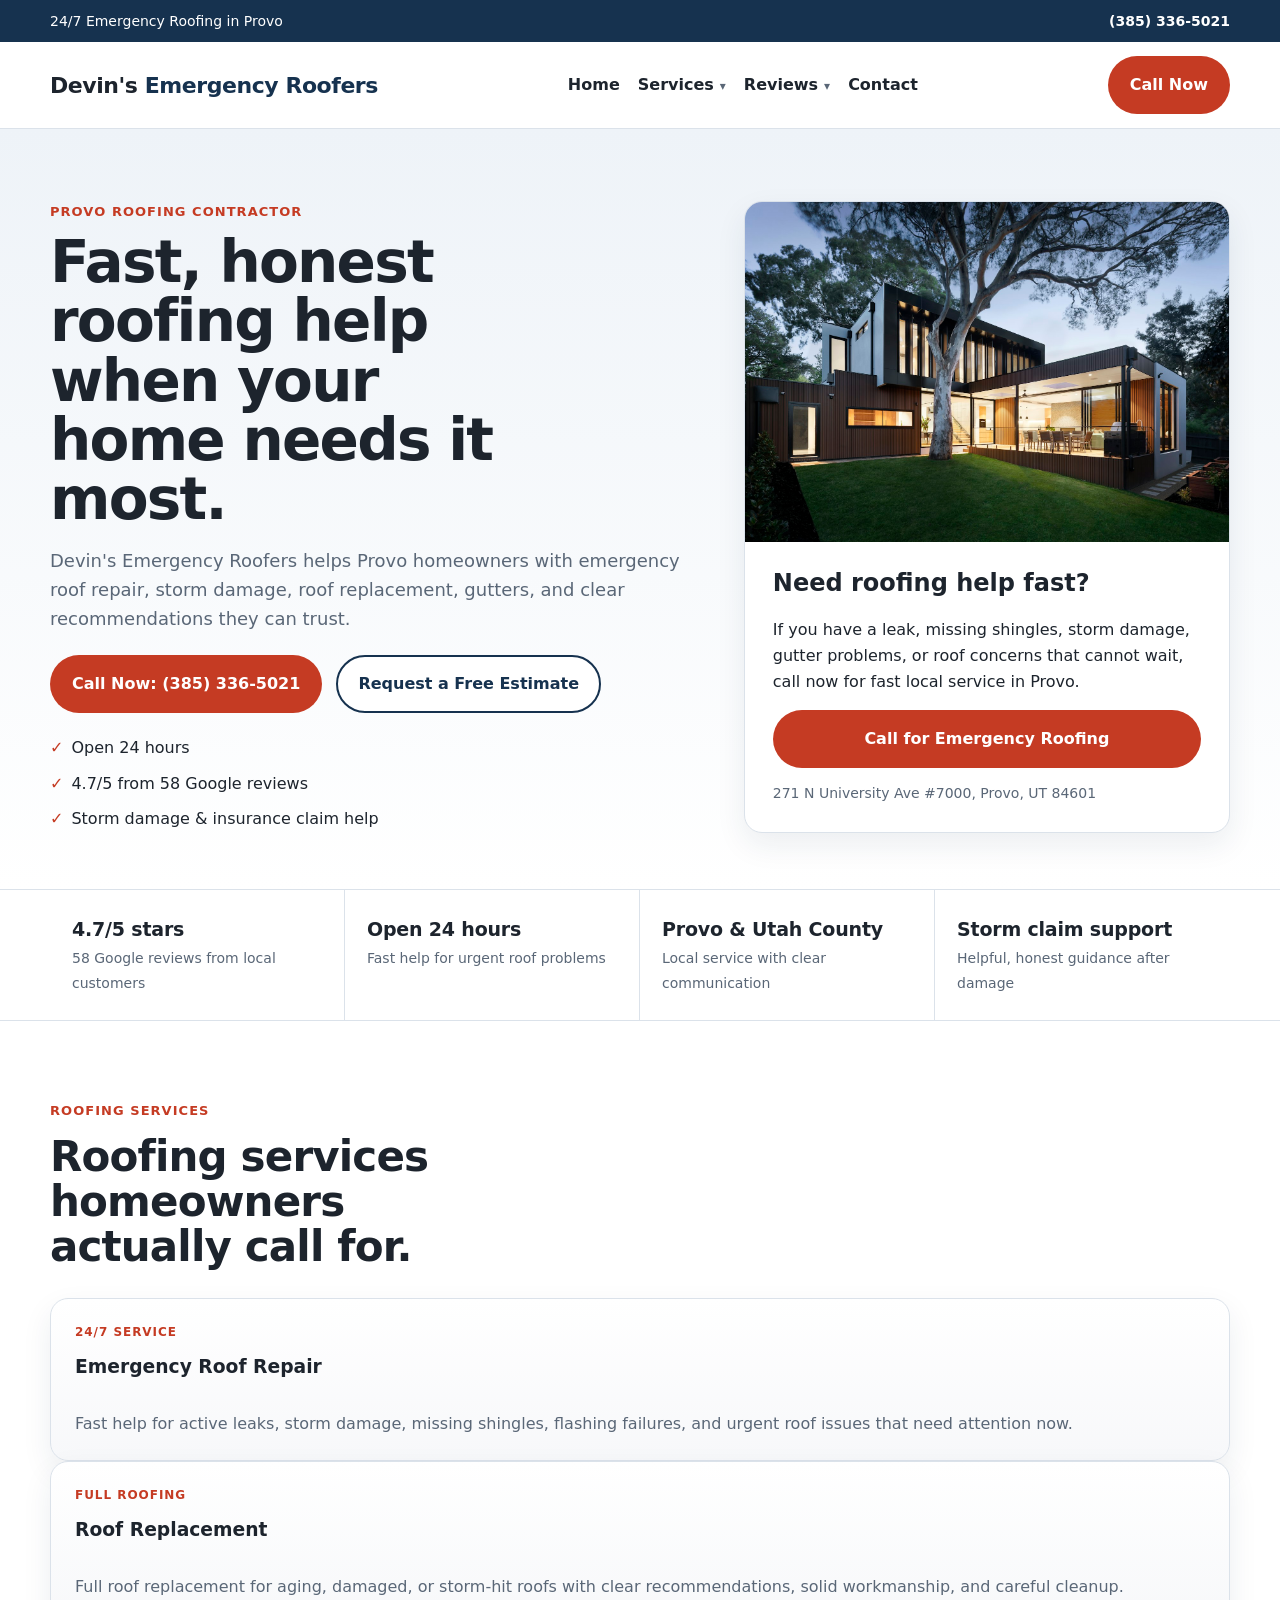
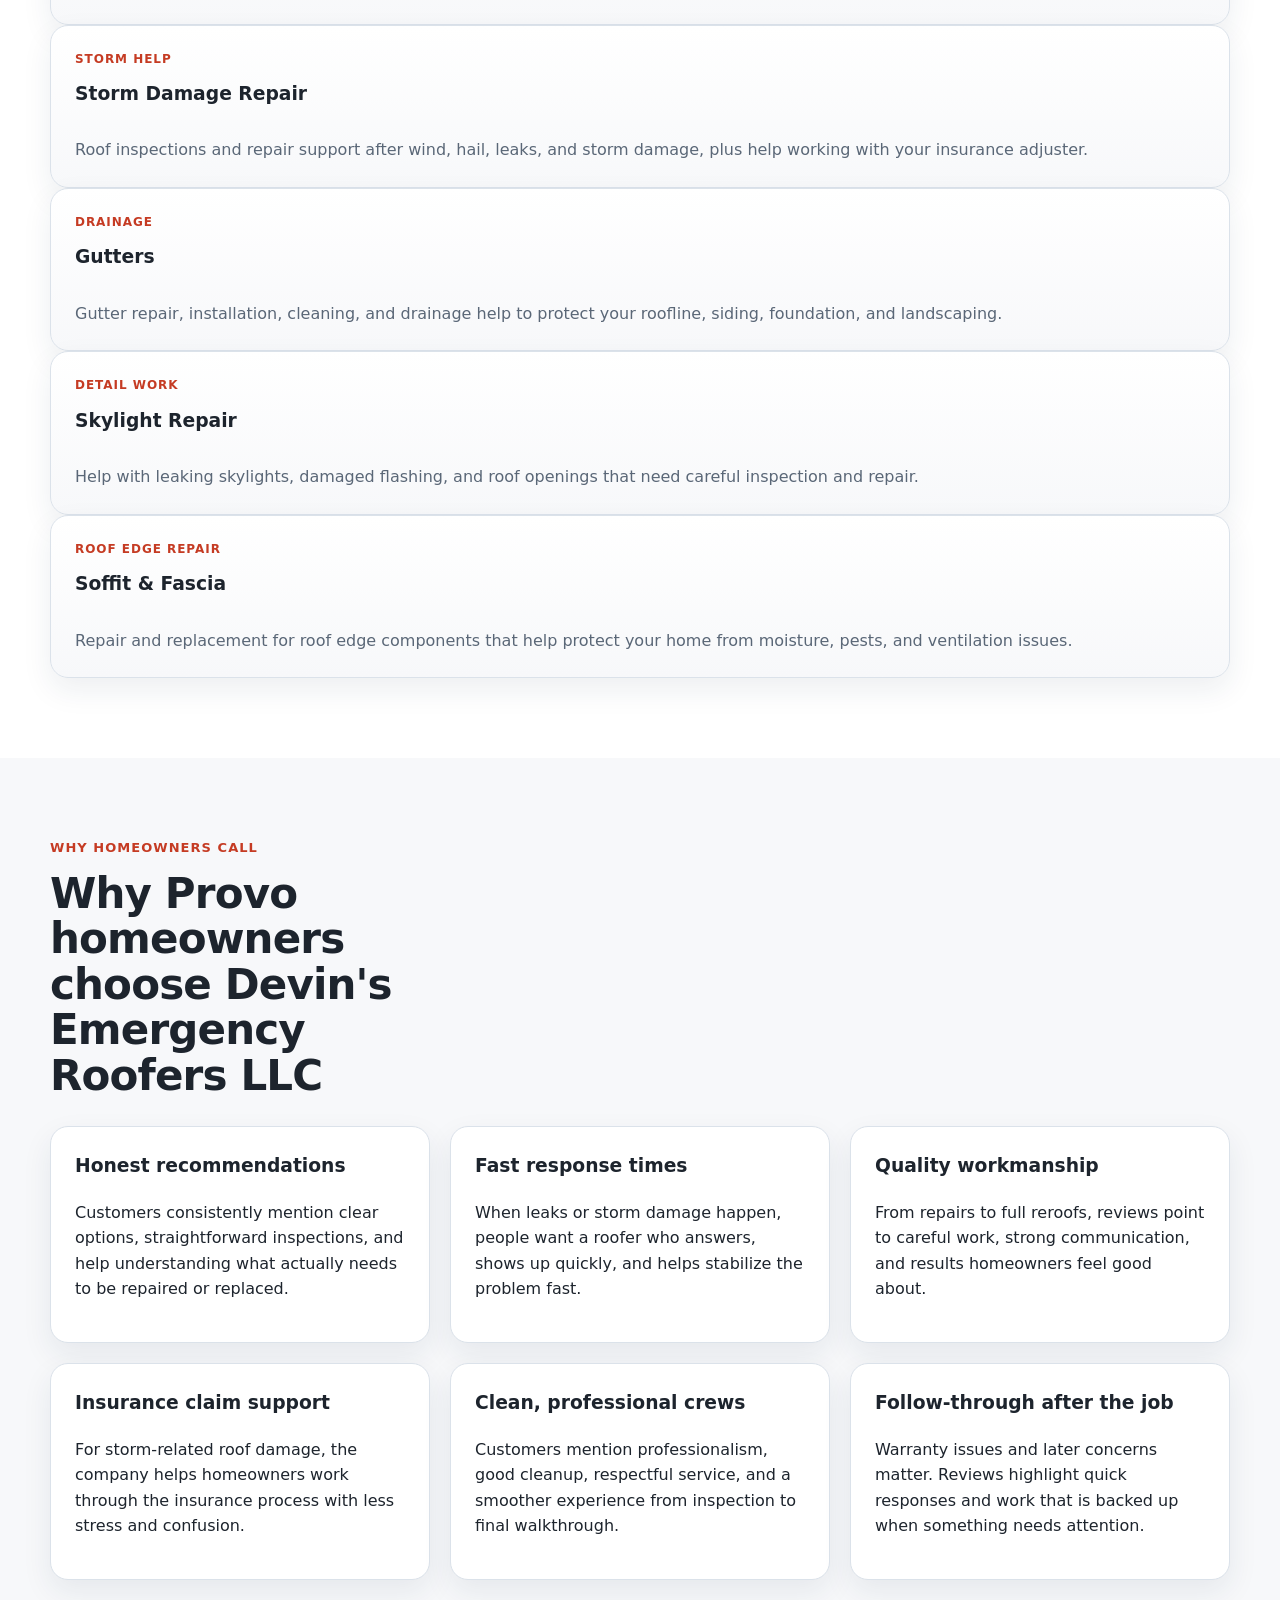
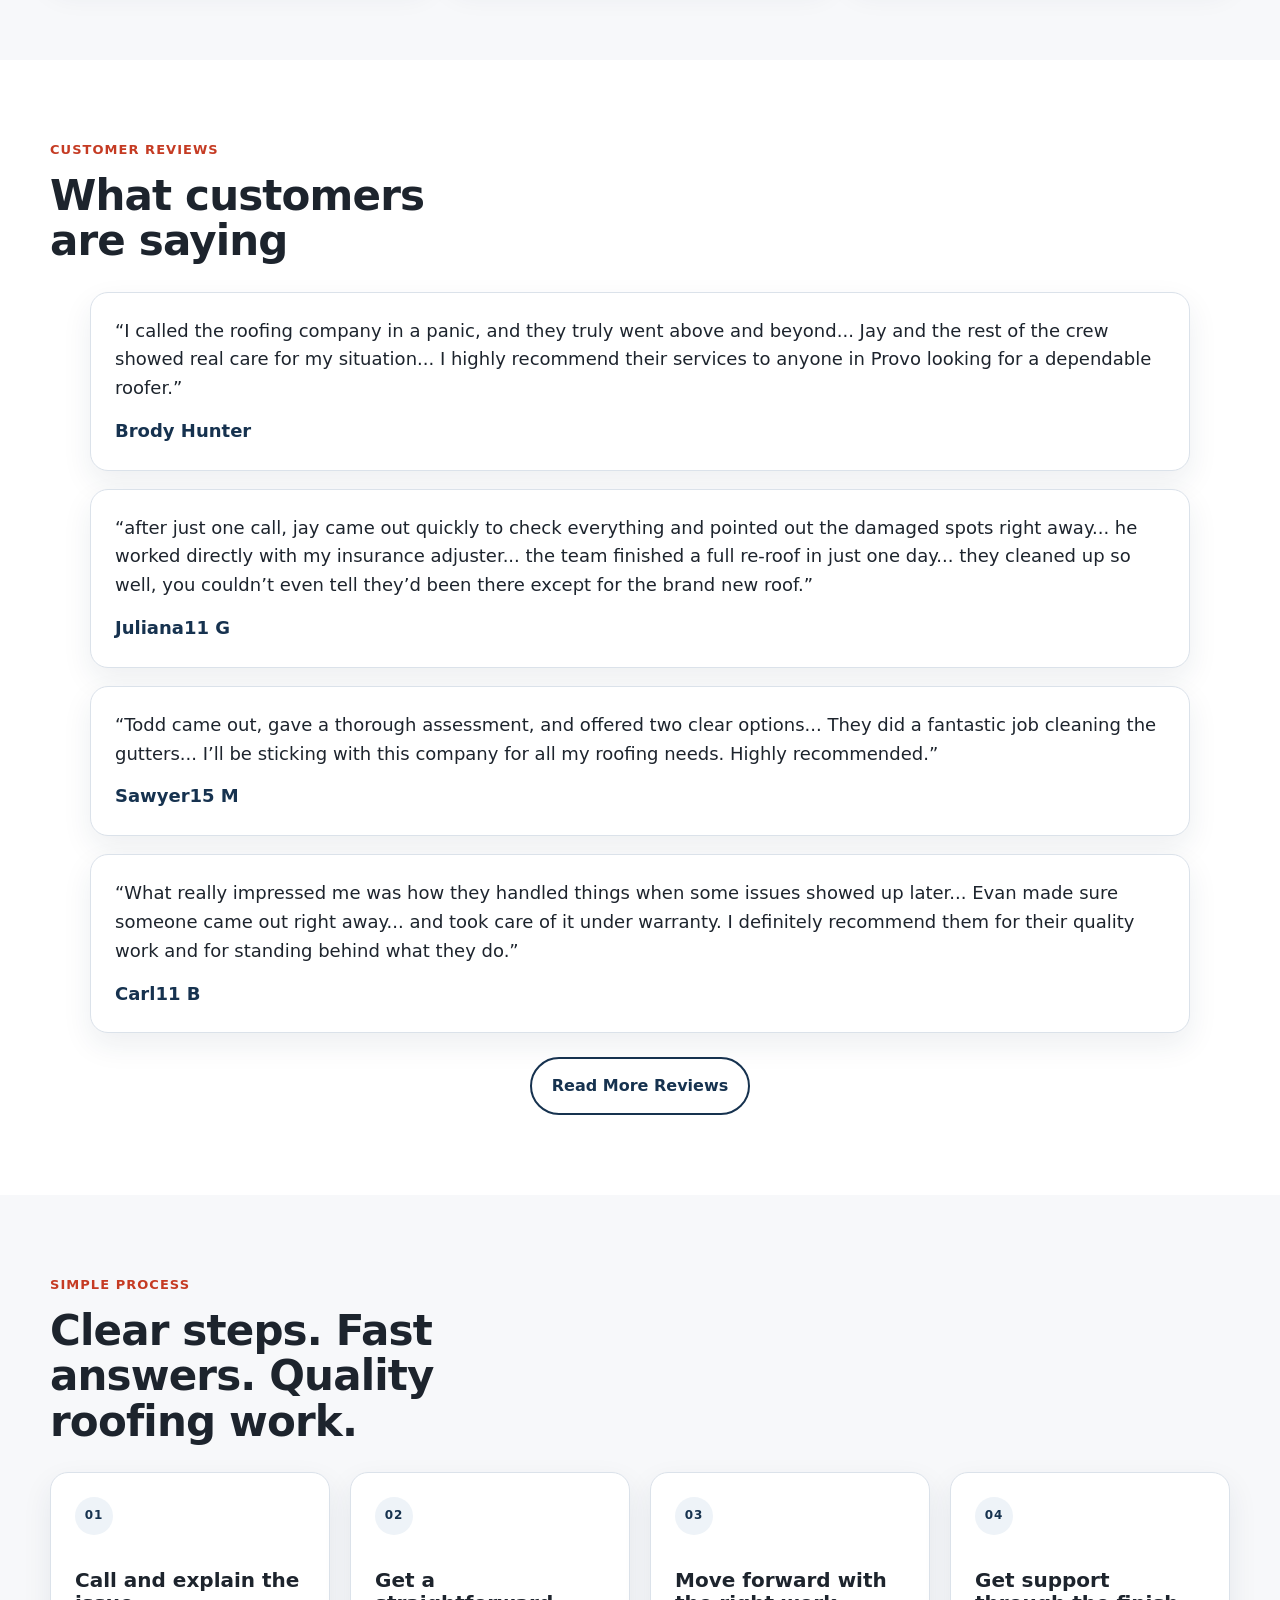
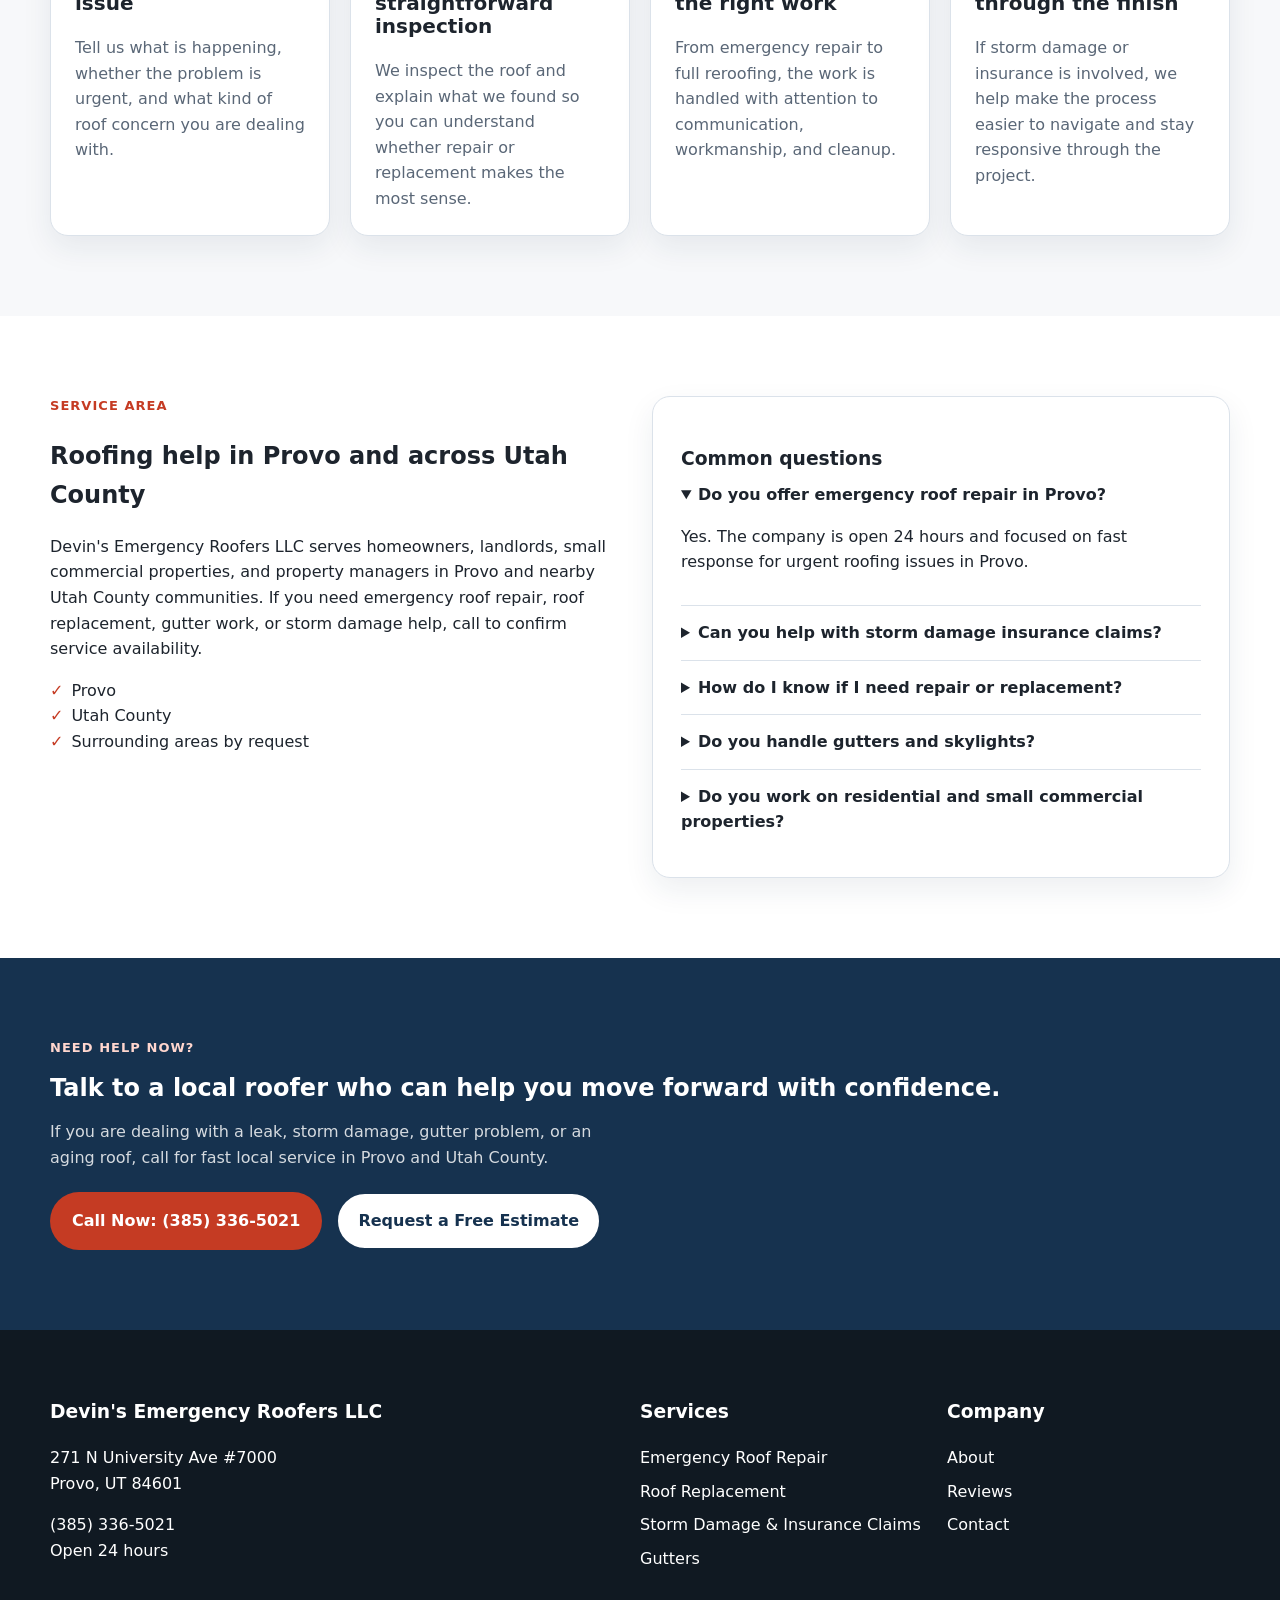
<file: index.html>
<!DOCTYPE html>
<html lang="en">
<head>
  <meta charset="UTF-8" />
  <meta name="viewport" content="width=device-width, initial-scale=1.0" />
  <title>Devin's Emergency Roofers LLC | Roofer in Provo, UT | 24/7 Emergency Roof Repair</title>
  <meta name="description" content="Devin's Emergency Roofers LLC provides 24/7 emergency roof repair, roof replacement, storm damage help, gutters, and honest roofing inspections in Provo, Utah and Utah County. Call now for a free estimate." />
  <meta name="theme-color" content="#16324f" />
  <link rel="stylesheet" href="styles.css" />
  <script type="application/ld+json">
  {
    "@context": "https://schema.org",
    "@type": "RoofingContractor",
    "name": "Devin's Emergency Roofers LLC",
    "telephone": "+1-385-336-5021",
    "address": {
      "@type": "PostalAddress",
      "streetAddress": "271 N University Ave #7000",
      "addressLocality": "Provo",
      "addressRegion": "UT",
      "postalCode": "84601",
      "addressCountry": "US"
    },
    "areaServed": ["Provo", "Utah County"],
    "openingHours": "Mo-Su 00:00-23:59",
    "aggregateRating": {
      "@type": "AggregateRating",
      "ratingValue": "4.7",
      "reviewCount": "58"
    },
    "url": "https://example.com"
  }
  </script>
</head>
<body>
  <div class="topbar">
    <div class="container topbar-inner">
      <span>24/7 Emergency Roofing in Provo</span>
      <a href="tel:3853365021" class="topbar-phone">(385) 336-5021</a>
    </div>
  </div>

  <header class="site-header">
    <div class="container nav-wrap">
      <a class="logo" href="index.html">Devin's <span>Emergency Roofers</span></a>
      <nav class="site-nav" aria-label="Primary">
        <a href="index.html">Home</a>
        <div class="nav-dropdown">
          <button class="nav-dropdown-toggle" type="button">Services</button>
          <div class="nav-dropdown-menu">
            <a href="services.html">All Services</a>
            <a href="emergency-roof-repair.html">Emergency Roof Repair</a>
            <a href="roof-replacement.html">Roof Replacement</a>
            <a href="storm-damage-insurance-claims.html">Storm Damage &amp; Insurance</a>
            <a href="gutters.html">Gutters</a>
          </div>
        </div>
        <div class="nav-dropdown">
          <button class="nav-dropdown-toggle" type="button">Reviews</button>
          <div class="nav-dropdown-menu">
            <a href="reviews.html">Customer Reviews</a>
            <a href="about.html">About the Company</a>
          </div>
        </div>
        <a href="contact.html">Contact</a>
      </nav>
      <a href="tel:3853365021" class="btn btn-primary desktop-call">Call Now</a>
    </div>
  </header>

  <main>
    <section class="hero">
      <div class="container hero-grid">
        <div class="hero-copy-wrap">
          <p class="eyebrow">Provo roofing contractor</p>
          <h1>Fast, honest roofing help when your home needs it most.</h1>
          <p class="hero-copy">Devin's Emergency Roofers helps Provo homeowners with emergency roof repair, storm damage, roof replacement, gutters, and clear recommendations they can trust.</p>
          <div class="hero-actions">
            <a href="tel:3853365021" class="btn btn-primary">Call Now: (385) 336-5021</a>
            <a href="contact.html#estimate-form" class="btn btn-secondary">Request a Free Estimate</a>
          </div>
          <ul class="hero-points hero-points-clean">
            <li>Open 24 hours</li>
            <li>4.7/5 from 58 Google reviews</li>
            <li>Storm damage & insurance claim help</li>
          </ul>
        </div>
        <div class="hero-visual card">
          <img src="images/hero-roof.jpg" alt="Roofing contractor working on a residential roof" class="hero-image" />
          <div class="hero-card">
            <h2>Need roofing help fast?</h2>
            <p>If you have a leak, missing shingles, storm damage, gutter problems, or roof concerns that cannot wait, call now for fast local service in Provo.</p>
            <a href="tel:3853365021" class="btn btn-primary full">Call for Emergency Roofing</a>
            <p class="mini-note">271 N University Ave #7000, Provo, UT 84601</p>
          </div>
        </div>
      </div>
    </section>

    <section class="trust-strip">
      <div class="container trust-grid trust-grid-polished">
        <div><strong>4.7/5 stars</strong><span>58 Google reviews from local customers</span></div>
        <div><strong>Open 24 hours</strong><span>Fast help for urgent roof problems</span></div>
        <div><strong>Provo & Utah County</strong><span>Local service with clear communication</span></div>
        <div><strong>Storm claim support</strong><span>Helpful, honest guidance after damage</span></div>
      </div>
    </section>

    <section class="section">
      <div class="container">
        <div class="section-head section-head-tight">
          <p class="eyebrow">Roofing services</p>
          <h2>Roofing services homeowners actually call for.</h2>
        </div>
        <div class="card-grid three service-grid-clean">
          <article class="card service-card service-card-text">
            <div class="service-card-body">
              <span class="service-kicker">24/7 Service</span>
              <h3><a href="emergency-roof-repair.html">Emergency Roof Repair</a></h3>
              <p>Fast help for active leaks, storm damage, missing shingles, flashing failures, and urgent roof issues that need attention now.</p>
            </div>
          </article>
          <article class="card service-card service-card-text">
            <div class="service-card-body">
              <span class="service-kicker">Full Roofing</span>
              <h3><a href="roof-replacement.html">Roof Replacement</a></h3>
              <p>Full roof replacement for aging, damaged, or storm-hit roofs with clear recommendations, solid workmanship, and careful cleanup.</p>
            </div>
          </article>
          <article class="card service-card service-card-text">
            <div class="service-card-body">
              <span class="service-kicker">Storm Help</span>
              <h3><a href="storm-damage-insurance-claims.html">Storm Damage Repair</a></h3>
              <p>Roof inspections and repair support after wind, hail, leaks, and storm damage, plus help working with your insurance adjuster.</p>
            </div>
          </article>
          <article class="card service-card service-card-text">
            <div class="service-card-body">
              <span class="service-kicker">Drainage</span>
              <h3><a href="gutters.html">Gutters</a></h3>
              <p>Gutter repair, installation, cleaning, and drainage help to protect your roofline, siding, foundation, and landscaping.</p>
            </div>
          </article>
          <article class="card service-card service-card-text">
            <div class="service-card-body">
              <span class="service-kicker">Detail Work</span>
              <h3><a href="services.html#skylight-repair">Skylight Repair</a></h3>
              <p>Help with leaking skylights, damaged flashing, and roof openings that need careful inspection and repair.</p>
            </div>
          </article>
          <article class="card service-card service-card-text">
            <div class="service-card-body">
              <span class="service-kicker">Roof Edge Repair</span>
              <h3><a href="services.html#soffit-fascia">Soffit &amp; Fascia</a></h3>
              <p>Repair and replacement for roof edge components that help protect your home from moisture, pests, and ventilation issues.</p>
            </div>
          </article>
        </div>
      </div>
    </section>

    <section class="section section-alt">
      <div class="container">
        <div class="section-head">
          <p class="eyebrow">Why homeowners call</p>
          <h2>Why Provo homeowners choose Devin's Emergency Roofers LLC</h2>
        </div>
        <div class="feature-grid">
          <div class="card"><h3>Honest recommendations</h3><p>Customers consistently mention clear options, straightforward inspections, and help understanding what actually needs to be repaired or replaced.</p></div>
          <div class="card"><h3>Fast response times</h3><p>When leaks or storm damage happen, people want a roofer who answers, shows up quickly, and helps stabilize the problem fast.</p></div>
          <div class="card"><h3>Quality workmanship</h3><p>From repairs to full reroofs, reviews point to careful work, strong communication, and results homeowners feel good about.</p></div>
          <div class="card"><h3>Insurance claim support</h3><p>For storm-related roof damage, the company helps homeowners work through the insurance process with less stress and confusion.</p></div>
          <div class="card"><h3>Clean, professional crews</h3><p>Customers mention professionalism, good cleanup, respectful service, and a smoother experience from inspection to final walkthrough.</p></div>
          <div class="card"><h3>Follow-through after the job</h3><p>Warranty issues and later concerns matter. Reviews highlight quick responses and work that is backed up when something needs attention.</p></div>
        </div>
      </div>
    </section>

    <section class="section">
      <div class="container">
        <div class="section-head">
          <p class="eyebrow">Customer reviews</p>
          <h2>What customers are saying</h2>
        </div>
        <div class="card-grid two">
          <blockquote class="card quote-card">“I called the roofing company in a panic, and they truly went above and beyond... Jay and the rest of the crew showed real care for my situation... I highly recommend their services to anyone in Provo looking for a dependable roofer.”<cite>Brody Hunter</cite></blockquote>
          <blockquote class="card quote-card">“after just one call, jay came out quickly to check everything and pointed out the damaged spots right away... he worked directly with my insurance adjuster... the team finished a full re-roof in just one day... they cleaned up so well, you couldn’t even tell they’d been there except for the brand new roof.”<cite>Juliana11 G</cite></blockquote>
          <blockquote class="card quote-card">“Todd came out, gave a thorough assessment, and offered two clear options... They did a fantastic job cleaning the gutters... I’ll be sticking with this company for all my roofing needs. Highly recommended.”<cite>Sawyer15 M</cite></blockquote>
          <blockquote class="card quote-card">“What really impressed me was how they handled things when some issues showed up later... Evan made sure someone came out right away... and took care of it under warranty. I definitely recommend them for their quality work and for standing behind what they do.”<cite>Carl11 B</cite></blockquote>
        </div>
        <div class="center top-gap"><a href="reviews.html" class="btn btn-secondary">Read More Reviews</a></div>
      </div>
    </section>

    <section class="section section-alt">
      <div class="container">
        <div class="section-head section-head-tight">
          <p class="eyebrow">Simple process</p>
          <h2>Clear steps. Fast answers. Quality roofing work.</h2>
        </div>
        <div class="process-cards">
          <article class="card process-card"><span class="process-step">01</span><h3>Call and explain the issue</h3><p>Tell us what is happening, whether the problem is urgent, and what kind of roof concern you are dealing with.</p></article>
          <article class="card process-card"><span class="process-step">02</span><h3>Get a straightforward inspection</h3><p>We inspect the roof and explain what we found so you can understand whether repair or replacement makes the most sense.</p></article>
          <article class="card process-card"><span class="process-step">03</span><h3>Move forward with the right work</h3><p>From emergency repair to full reroofing, the work is handled with attention to communication, workmanship, and cleanup.</p></article>
          <article class="card process-card"><span class="process-step">04</span><h3>Get support through the finish</h3><p>If storm damage or insurance is involved, we help make the process easier to navigate and stay responsive through the project.</p></article>
        </div>
      </div>
    </section>

    <section class="section">
      <div class="container two-col">
        <div>
          <p class="eyebrow">Service area</p>
          <h2>Roofing help in Provo and across Utah County</h2>
          <p>Devin's Emergency Roofers LLC serves homeowners, landlords, small commercial properties, and property managers in Provo and nearby Utah County communities. If you need emergency roof repair, roof replacement, gutter work, or storm damage help, call to confirm service availability.</p>
          <ul class="check-list">
            <li>Provo</li>
            <li>Utah County</li>
            <li>Surrounding areas by request</li>
          </ul>
        </div>
        <div class="card faq-card faq-card-polished">
          <h3>Common questions</h3>
          <details open><summary>Do you offer emergency roof repair in Provo?</summary><p>Yes. The company is open 24 hours and focused on fast response for urgent roofing issues in Provo.</p></details>
          <details><summary>Can you help with storm damage insurance claims?</summary><p>Yes. Reviews mention help working with insurance adjusters and making the claim process smoother.</p></details>
          <details><summary>How do I know if I need repair or replacement?</summary><p>The best first step is an inspection. Some roofs need targeted repair, while others need full replacement because of age, widespread damage, or storm impact.</p></details>
          <details><summary>Do you handle gutters and skylights?</summary><p>Yes. Services include gutter work, skylight-related repairs, and soffit and fascia help.</p></details>
          <details><summary>Do you work on residential and small commercial properties?</summary><p>The site is written mainly for homeowners, but small commercial property owners, landlords, and property managers can also reach out for service.</p></details>
        </div>
      </div>
    </section>

    <section class="section cta-band cta-band-polished">
      <div class="container cta-grid">
        <div>
          <p class="eyebrow">Need help now?</p>
          <h2>Talk to a local roofer who can help you move forward with confidence.</h2>
          <p class="cta-copy">If you are dealing with a leak, storm damage, gutter problem, or an aging roof, call for fast local service in Provo and Utah County.</p>
        </div>
        <div class="cta-actions">
          <a href="tel:3853365021" class="btn btn-primary">Call Now: (385) 336-5021</a>
          <a href="contact.html#estimate-form" class="btn btn-secondary">Request a Free Estimate</a>
        </div>
      </div>
    </section>
  </main>

  <footer class="site-footer">
    <div class="container footer-grid">
      <div>
        <h3>Devin's Emergency Roofers LLC</h3>
        <p>271 N University Ave #7000<br />Provo, UT 84601</p>
        <p><a href="tel:3853365021">(385) 336-5021</a><br />Open 24 hours</p>
      </div>
      <div>
        <h3>Services</h3>
        <ul>
          <li><a href="emergency-roof-repair.html">Emergency Roof Repair</a></li>
          <li><a href="roof-replacement.html">Roof Replacement</a></li>
          <li><a href="storm-damage-insurance-claims.html">Storm Damage & Insurance Claims</a></li>
          <li><a href="gutters.html">Gutters</a></li>
        </ul>
      </div>
      <div>
        <h3>Company</h3>
        <ul>
          <li><a href="about.html">About</a></li>
          <li><a href="reviews.html">Reviews</a></li>
          <li><a href="contact.html">Contact</a></li>
        </ul>
      </div>
    </div>
  </footer>

  <a class="sticky-call" href="tel:3853365021">Call Now: (385) 336-5021</a>
</body>
</html>
</file>
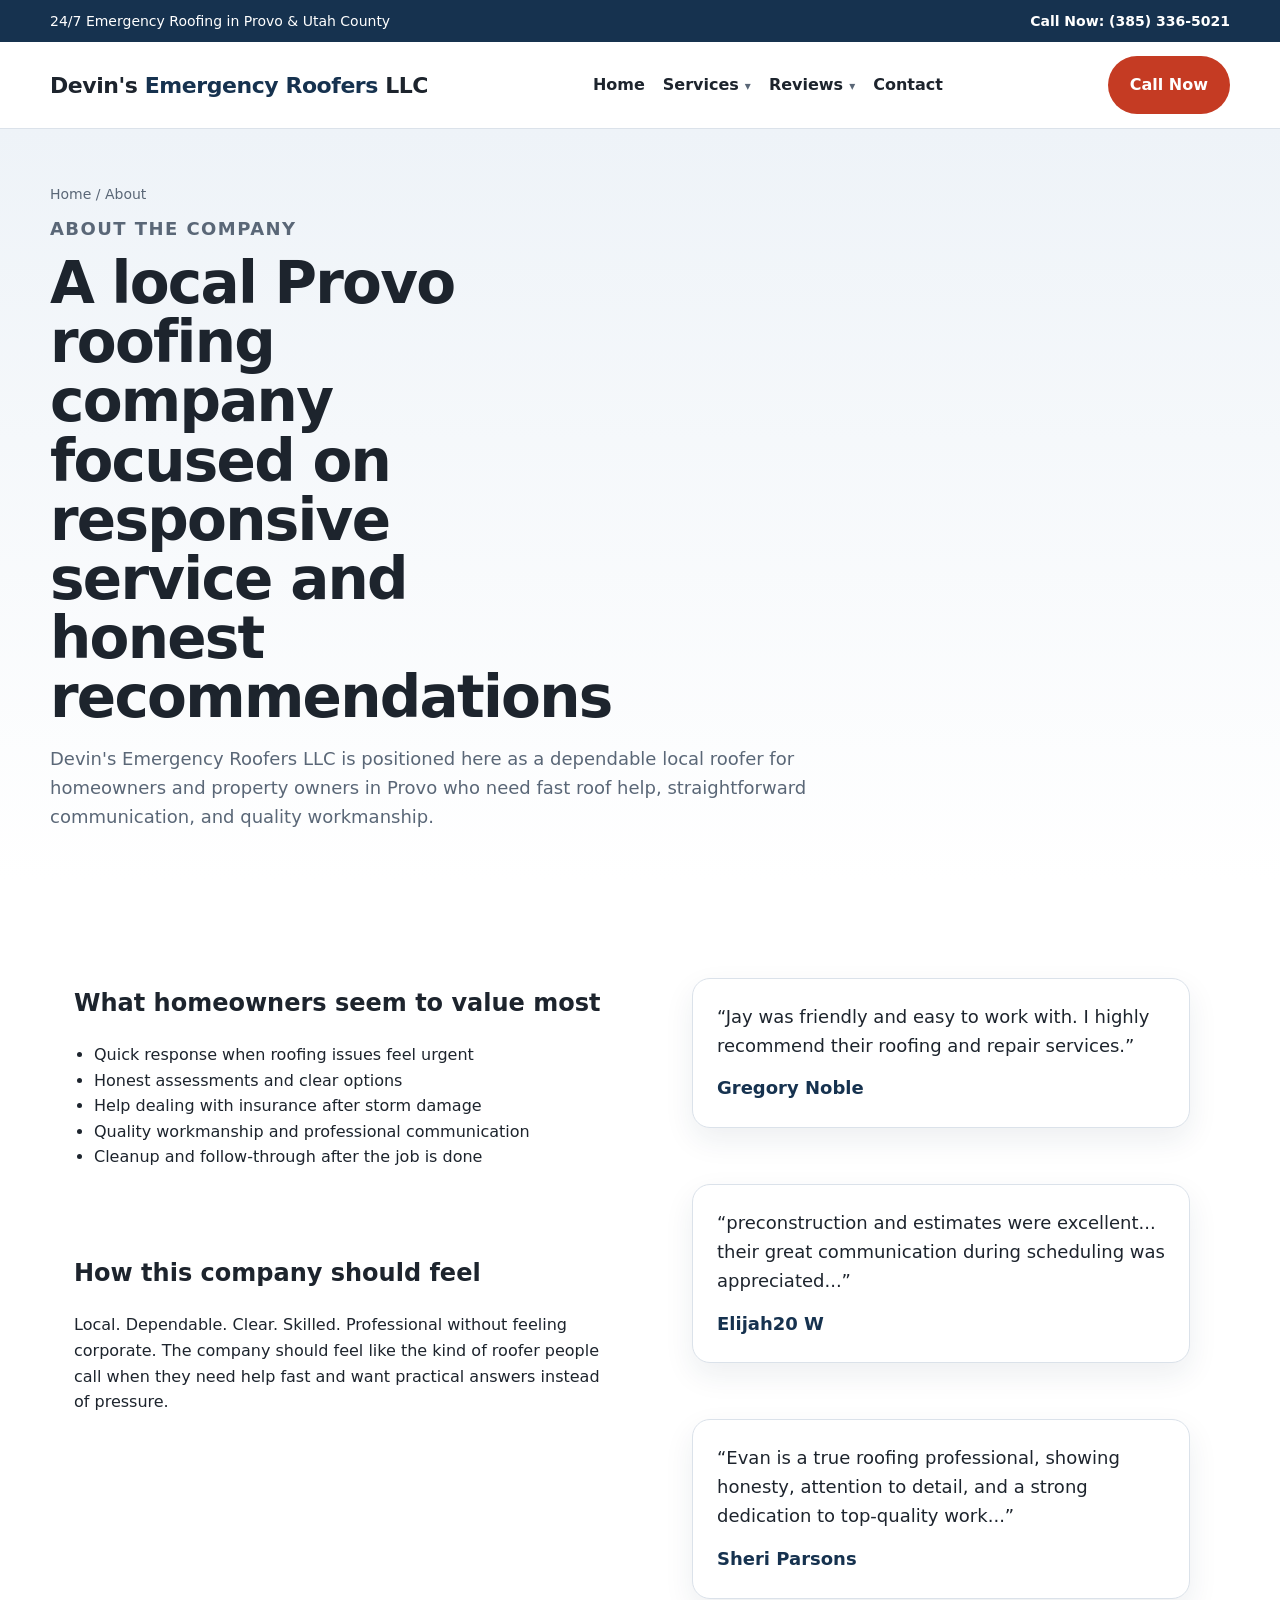
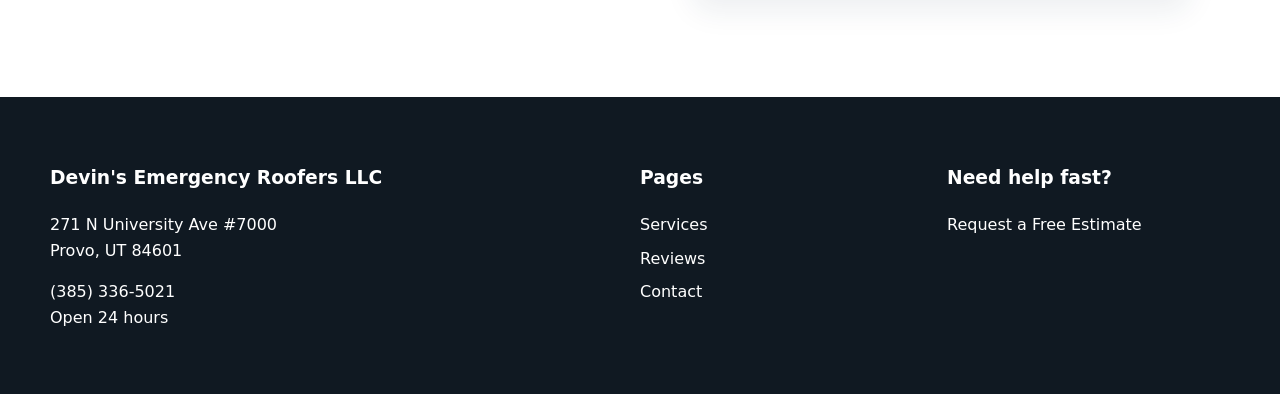
<file: about.html>
<!DOCTYPE html><html lang="en"><head><meta charset="UTF-8" /><meta name="viewport" content="width=device-width, initial-scale=1.0" /><title>About Devin's Emergency Roofers LLC | Provo Roofing Contractor</title><meta name="description" content="Learn about Devin's Emergency Roofers LLC, a local Provo roofing contractor known for responsive service, honest recommendations, quality workmanship, and help with emergency roof repair and storm damage." /><link rel="stylesheet" href="styles.css" /></head><body><div class="topbar"><div class="container topbar-inner"><span>24/7 Emergency Roofing in Provo & Utah County</span><a href="tel:3853365021" class="topbar-phone">Call Now: (385) 336-5021</a></div></div><header class="site-header"><div class="container nav-wrap"><a class="logo" href="index.html">Devin's <span>Emergency Roofers</span> LLC</a><nav class="site-nav" aria-label="Primary"><a href="index.html">Home</a><div class="nav-dropdown"><button class="nav-dropdown-toggle" type="button">Services</button><div class="nav-dropdown-menu"><a href="services.html">All Services</a><a href="emergency-roof-repair.html">Emergency Roof Repair</a><a href="roof-replacement.html">Roof Replacement</a><a href="storm-damage-insurance-claims.html">Storm Damage &amp; Insurance</a><a href="gutters.html">Gutters</a></div></div><div class="nav-dropdown"><button class="nav-dropdown-toggle" type="button">Reviews</button><div class="nav-dropdown-menu"><a href="reviews.html">Customer Reviews</a><a href="about.html">About the Company</a></div></div><a href="contact.html">Contact</a></nav><a href="tel:3853365021" class="btn btn-primary desktop-call">Call Now</a></div></header><main><section class="page-hero"><div class="container"><div class="crumbs">Home / About</div><p class="eyebrow">About the company</p><h1>A local Provo roofing company focused on responsive service and honest recommendations</h1><p>Devin's Emergency Roofers LLC is positioned here as a dependable local roofer for homeowners and property owners in Provo who need fast roof help, straightforward communication, and quality workmanship.</p></div></section><section class="section"><div class="container two-col"><div class="service-stack"><article class="service-detail"><h2>What homeowners seem to value most</h2><ul><li>Quick response when roofing issues feel urgent</li><li>Honest assessments and clear options</li><li>Help dealing with insurance after storm damage</li><li>Quality workmanship and professional communication</li><li>Cleanup and follow-through after the job is done</li></ul></article><article class="service-detail"><h2>How this company should feel</h2><p>Local. Dependable. Clear. Skilled. Professional without feeling corporate. The company should feel like the kind of roofer people call when they need help fast and want practical answers instead of pressure.</p></article></div><div class="service-stack"><blockquote class="card quote-card">“Jay was friendly and easy to work with. I highly recommend their roofing and repair services.”<cite>Gregory Noble</cite></blockquote><blockquote class="card quote-card">“preconstruction and estimates were excellent... their great communication during scheduling was appreciated...”<cite>Elijah20 W</cite></blockquote><blockquote class="card quote-card">“Evan is a true roofing professional, showing honesty, attention to detail, and a strong dedication to top-quality work...”<cite>Sheri Parsons</cite></blockquote></div></div></section></main><footer class="site-footer"><div class="container footer-grid"><div><h3>Devin's Emergency Roofers LLC</h3><p>271 N University Ave #7000<br>Provo, UT 84601</p><p><a href="tel:3853365021">(385) 336-5021</a><br>Open 24 hours</p></div><div><h3>Pages</h3><ul><li><a href="services.html">Services</a></li><li><a href="reviews.html">Reviews</a></li><li><a href="contact.html">Contact</a></li></ul></div><div><h3>Need help fast?</h3><p><a href="contact.html">Request a Free Estimate</a></p></div></div></footer><a class="sticky-call" href="tel:3853365021">Call Now: (385) 336-5021</a></body></html>
</file>
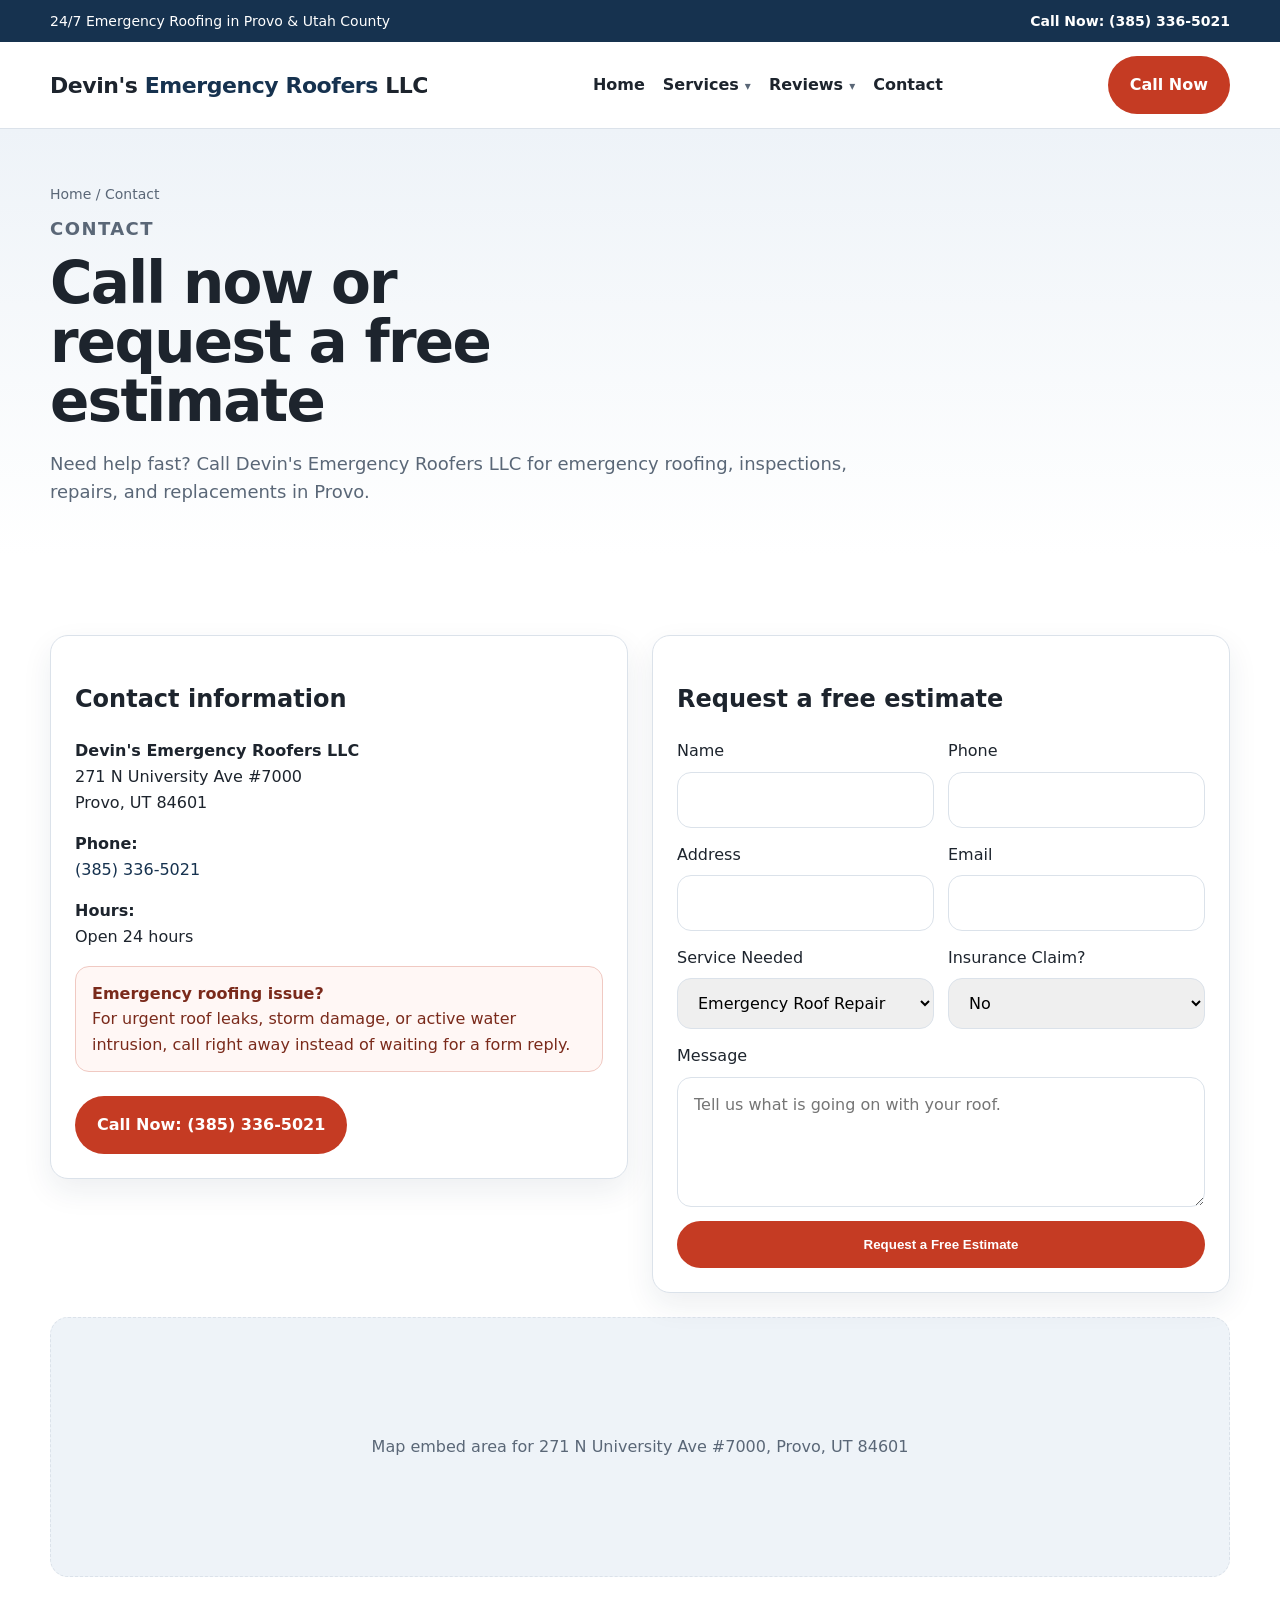
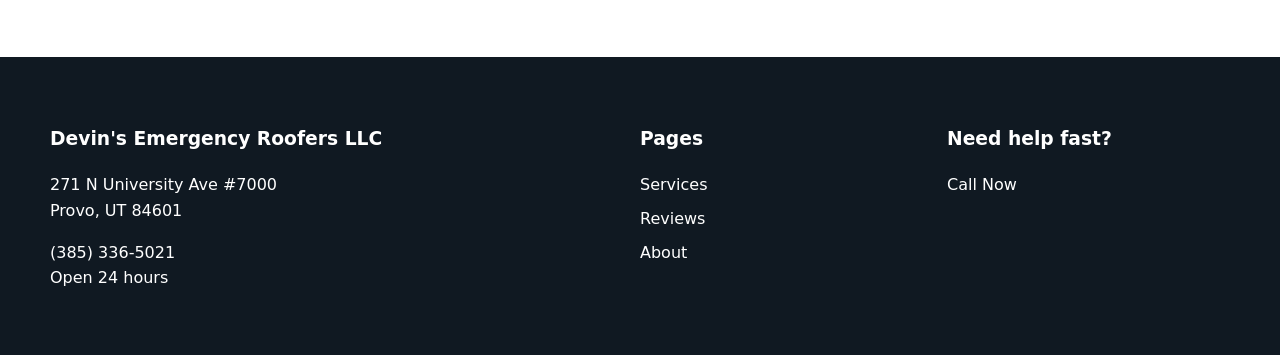
<file: contact.html>
<!DOCTYPE html><html lang="en"><head><meta charset="UTF-8" /><meta name="viewport" content="width=device-width, initial-scale=1.0" /><title>Contact Devin's Emergency Roofers LLC | Provo, UT</title><meta name="description" content="Call Devin's Emergency Roofers LLC in Provo, Utah for emergency roofing, inspections, repairs, gutters, and roof replacement. Request a free estimate online or call now." /><link rel="stylesheet" href="styles.css" /></head><body><div class="topbar"><div class="container topbar-inner"><span>24/7 Emergency Roofing in Provo & Utah County</span><a href="tel:3853365021" class="topbar-phone">Call Now: (385) 336-5021</a></div></div><header class="site-header"><div class="container nav-wrap"><a class="logo" href="index.html">Devin's <span>Emergency Roofers</span> LLC</a><nav class="site-nav" aria-label="Primary"><a href="index.html">Home</a><div class="nav-dropdown"><button class="nav-dropdown-toggle" type="button">Services</button><div class="nav-dropdown-menu"><a href="services.html">All Services</a><a href="emergency-roof-repair.html">Emergency Roof Repair</a><a href="roof-replacement.html">Roof Replacement</a><a href="storm-damage-insurance-claims.html">Storm Damage &amp; Insurance</a><a href="gutters.html">Gutters</a></div></div><div class="nav-dropdown"><button class="nav-dropdown-toggle" type="button">Reviews</button><div class="nav-dropdown-menu"><a href="reviews.html">Customer Reviews</a><a href="about.html">About the Company</a></div></div><a href="contact.html">Contact</a></nav><a href="tel:3853365021" class="btn btn-primary desktop-call">Call Now</a></div></header><main><section class="page-hero"><div class="container"><div class="crumbs">Home / Contact</div><p class="eyebrow">Contact</p><h1>Call now or request a free estimate</h1><p>Need help fast? Call Devin's Emergency Roofers LLC for emergency roofing, inspections, repairs, and replacements in Provo.</p></div></section><section class="section"><div class="container contact-grid"><div class="contact-card card"><h2>Contact information</h2><p class="nap"><strong>Devin's Emergency Roofers LLC</strong><br>271 N University Ave #7000<br>Provo, UT 84601</p><p><strong>Phone:</strong><br><a href="tel:3853365021">(385) 336-5021</a></p><p><strong>Hours:</strong><br>Open 24 hours</p><div class="notice"><strong>Emergency roofing issue?</strong><br>For urgent roof leaks, storm damage, or active water intrusion, call right away instead of waiting for a form reply.</div><div class="top-gap"><a href="tel:3853365021" class="btn btn-primary">Call Now: (385) 336-5021</a></div></div><div class="contact-card card"><h2>Request a free estimate</h2><form id="estimate-form" class="contact-form"><div class="form-grid"><label class="field"><span>Name</span><input type="text" name="name" required></label><label class="field"><span>Phone</span><input type="tel" name="phone" required></label></div><div class="form-grid"><label class="field"><span>Address</span><input type="text" name="address"></label><label class="field"><span>Email</span><input type="email" name="email"></label></div><div class="form-grid"><label class="field"><span>Service Needed</span><select name="service"><option>Emergency Roof Repair</option><option>Roof Replacement</option><option>Storm Damage & Insurance Claims</option><option>Gutters</option><option>Skylight Repair</option><option>Soffit & Fascia Repair</option><option>Other</option></select></label><label class="field"><span>Insurance Claim?</span><select name="insurance"><option>No</option><option>Yes</option></select></label></div><label class="field"><span>Message</span><textarea name="message" placeholder="Tell us what is going on with your roof."></textarea></label><button type="submit" class="btn btn-primary">Request a Free Estimate</button></form></div></div><div class="container top-gap"><div class="map-placeholder">Map embed area for 271 N University Ave #7000, Provo, UT 84601</div></div></section></main><footer class="site-footer"><div class="container footer-grid"><div><h3>Devin's Emergency Roofers LLC</h3><p>271 N University Ave #7000<br>Provo, UT 84601</p><p><a href="tel:3853365021">(385) 336-5021</a><br>Open 24 hours</p></div><div><h3>Pages</h3><ul><li><a href="services.html">Services</a></li><li><a href="reviews.html">Reviews</a></li><li><a href="about.html">About</a></li></ul></div><div><h3>Need help fast?</h3><p><a href="tel:3853365021">Call Now</a></p></div></div></footer><a class="sticky-call" href="tel:3853365021">Call Now: (385) 336-5021</a></body></html>
</file>
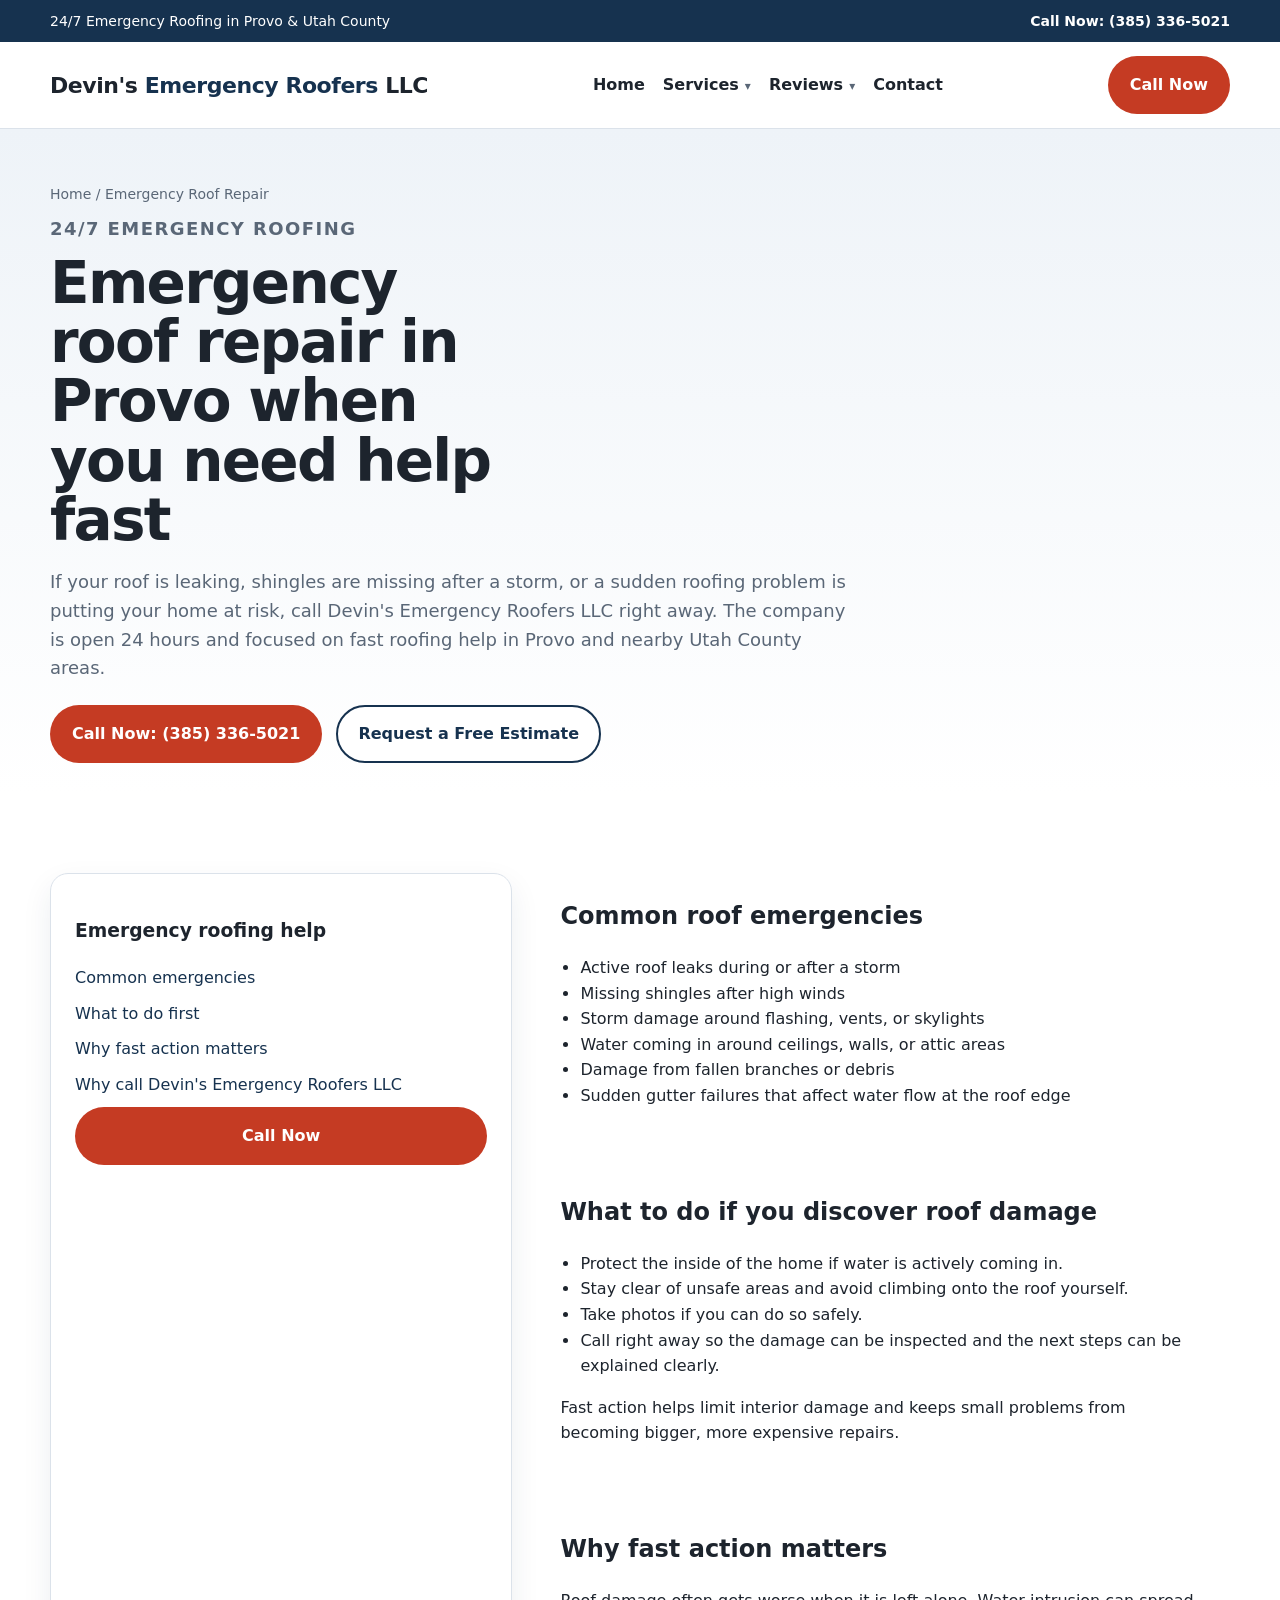
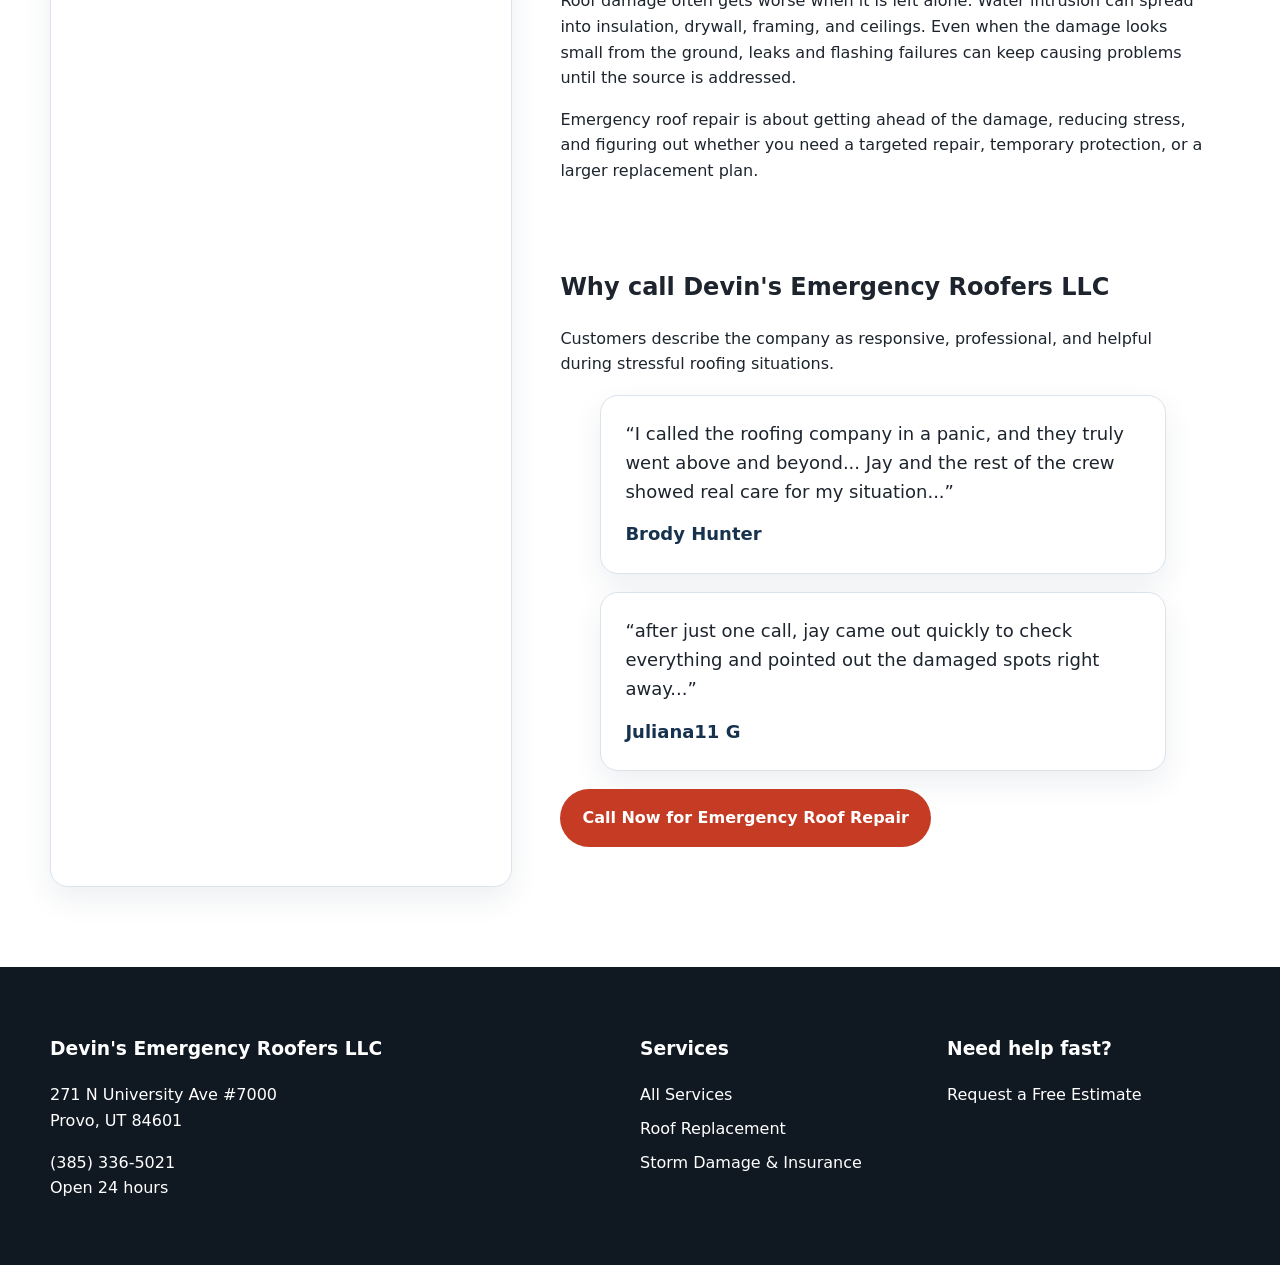
<file: emergency-roof-repair.html>
<!DOCTYPE html><html lang="en"><head><meta charset="UTF-8" /><meta name="viewport" content="width=device-width, initial-scale=1.0" /><title>Emergency Roof Repair in Provo, UT | Devin's Emergency Roofers LLC</title><meta name="description" content="Need emergency roof repair in Provo, Utah? Devin's Emergency Roofers LLC is open 24 hours for urgent roof leaks, storm damage, missing shingles, and fast roofing help." /><link rel="stylesheet" href="styles.css" /></head><body><div class="topbar"><div class="container topbar-inner"><span>24/7 Emergency Roofing in Provo & Utah County</span><a href="tel:3853365021" class="topbar-phone">Call Now: (385) 336-5021</a></div></div><header class="site-header"><div class="container nav-wrap"><a class="logo" href="index.html">Devin's <span>Emergency Roofers</span> LLC</a><nav class="site-nav" aria-label="Primary"><a href="index.html">Home</a><div class="nav-dropdown"><button class="nav-dropdown-toggle" type="button">Services</button><div class="nav-dropdown-menu"><a href="services.html">All Services</a><a href="emergency-roof-repair.html">Emergency Roof Repair</a><a href="roof-replacement.html">Roof Replacement</a><a href="storm-damage-insurance-claims.html">Storm Damage &amp; Insurance</a><a href="gutters.html">Gutters</a></div></div><div class="nav-dropdown"><button class="nav-dropdown-toggle" type="button">Reviews</button><div class="nav-dropdown-menu"><a href="reviews.html">Customer Reviews</a><a href="about.html">About the Company</a></div></div><a href="contact.html">Contact</a></nav><a href="tel:3853365021" class="btn btn-primary desktop-call">Call Now</a></div></header><main><section class="page-hero"><div class="container"><div class="crumbs">Home / Emergency Roof Repair</div><p class="eyebrow">24/7 emergency roofing</p><h1>Emergency roof repair in Provo when you need help fast</h1><p>If your roof is leaking, shingles are missing after a storm, or a sudden roofing problem is putting your home at risk, call Devin's Emergency Roofers LLC right away. The company is open 24 hours and focused on fast roofing help in Provo and nearby Utah County areas.</p><div class="hero-actions"><a class="btn btn-primary" href="tel:3853365021">Call Now: (385) 336-5021</a><a class="btn btn-secondary" href="contact.html#estimate-form">Request a Free Estimate</a></div></div></section><section class="section"><div class="container service-layout"><aside class="service-sidebar card"><h3>Emergency roofing help</h3><ul><li><a href="#common-emergencies">Common emergencies</a></li><li><a href="#what-to-do">What to do first</a></li><li><a href="#why-fast-action-matters">Why fast action matters</a></li><li><a href="#why-call-us">Why call Devin's Emergency Roofers LLC</a></li></ul><a href="tel:3853365021" class="btn btn-primary full">Call Now</a></aside><div class="service-stack"><article class="service-detail" id="common-emergencies"><h2>Common roof emergencies</h2><ul><li>Active roof leaks during or after a storm</li><li>Missing shingles after high winds</li><li>Storm damage around flashing, vents, or skylights</li><li>Water coming in around ceilings, walls, or attic areas</li><li>Damage from fallen branches or debris</li><li>Sudden gutter failures that affect water flow at the roof edge</li></ul></article><article class="service-detail" id="what-to-do"><h2>What to do if you discover roof damage</h2><ul><li>Protect the inside of the home if water is actively coming in.</li><li>Stay clear of unsafe areas and avoid climbing onto the roof yourself.</li><li>Take photos if you can do so safely.</li><li>Call right away so the damage can be inspected and the next steps can be explained clearly.</li></ul><p>Fast action helps limit interior damage and keeps small problems from becoming bigger, more expensive repairs.</p></article><article class="service-detail" id="why-fast-action-matters"><h2>Why fast action matters</h2><p>Roof damage often gets worse when it is left alone. Water intrusion can spread into insulation, drywall, framing, and ceilings. Even when the damage looks small from the ground, leaks and flashing failures can keep causing problems until the source is addressed.</p><p>Emergency roof repair is about getting ahead of the damage, reducing stress, and figuring out whether you need a targeted repair, temporary protection, or a larger replacement plan.</p></article><article class="service-detail" id="why-call-us"><h2>Why call Devin's Emergency Roofers LLC</h2><p>Customers describe the company as responsive, professional, and helpful during stressful roofing situations.</p><blockquote class="card quote-card">“I called the roofing company in a panic, and they truly went above and beyond... Jay and the rest of the crew showed real care for my situation...”<cite>Brody Hunter</cite></blockquote><blockquote class="card quote-card">“after just one call, jay came out quickly to check everything and pointed out the damaged spots right away...”<cite>Juliana11 G</cite></blockquote><p><a class="btn btn-primary" href="tel:3853365021">Call Now for Emergency Roof Repair</a></p></article></div></div></section></main><footer class="site-footer"><div class="container footer-grid"><div><h3>Devin's Emergency Roofers LLC</h3><p>271 N University Ave #7000<br>Provo, UT 84601</p><p><a href="tel:3853365021">(385) 336-5021</a><br>Open 24 hours</p></div><div><h3>Services</h3><ul><li><a href="services.html">All Services</a></li><li><a href="roof-replacement.html">Roof Replacement</a></li><li><a href="storm-damage-insurance-claims.html">Storm Damage & Insurance</a></li></ul></div><div><h3>Need help fast?</h3><p><a href="contact.html">Request a Free Estimate</a></p></div></div></footer><a class="sticky-call" href="tel:3853365021">Call Now: (385) 336-5021</a></body></html>
</file>
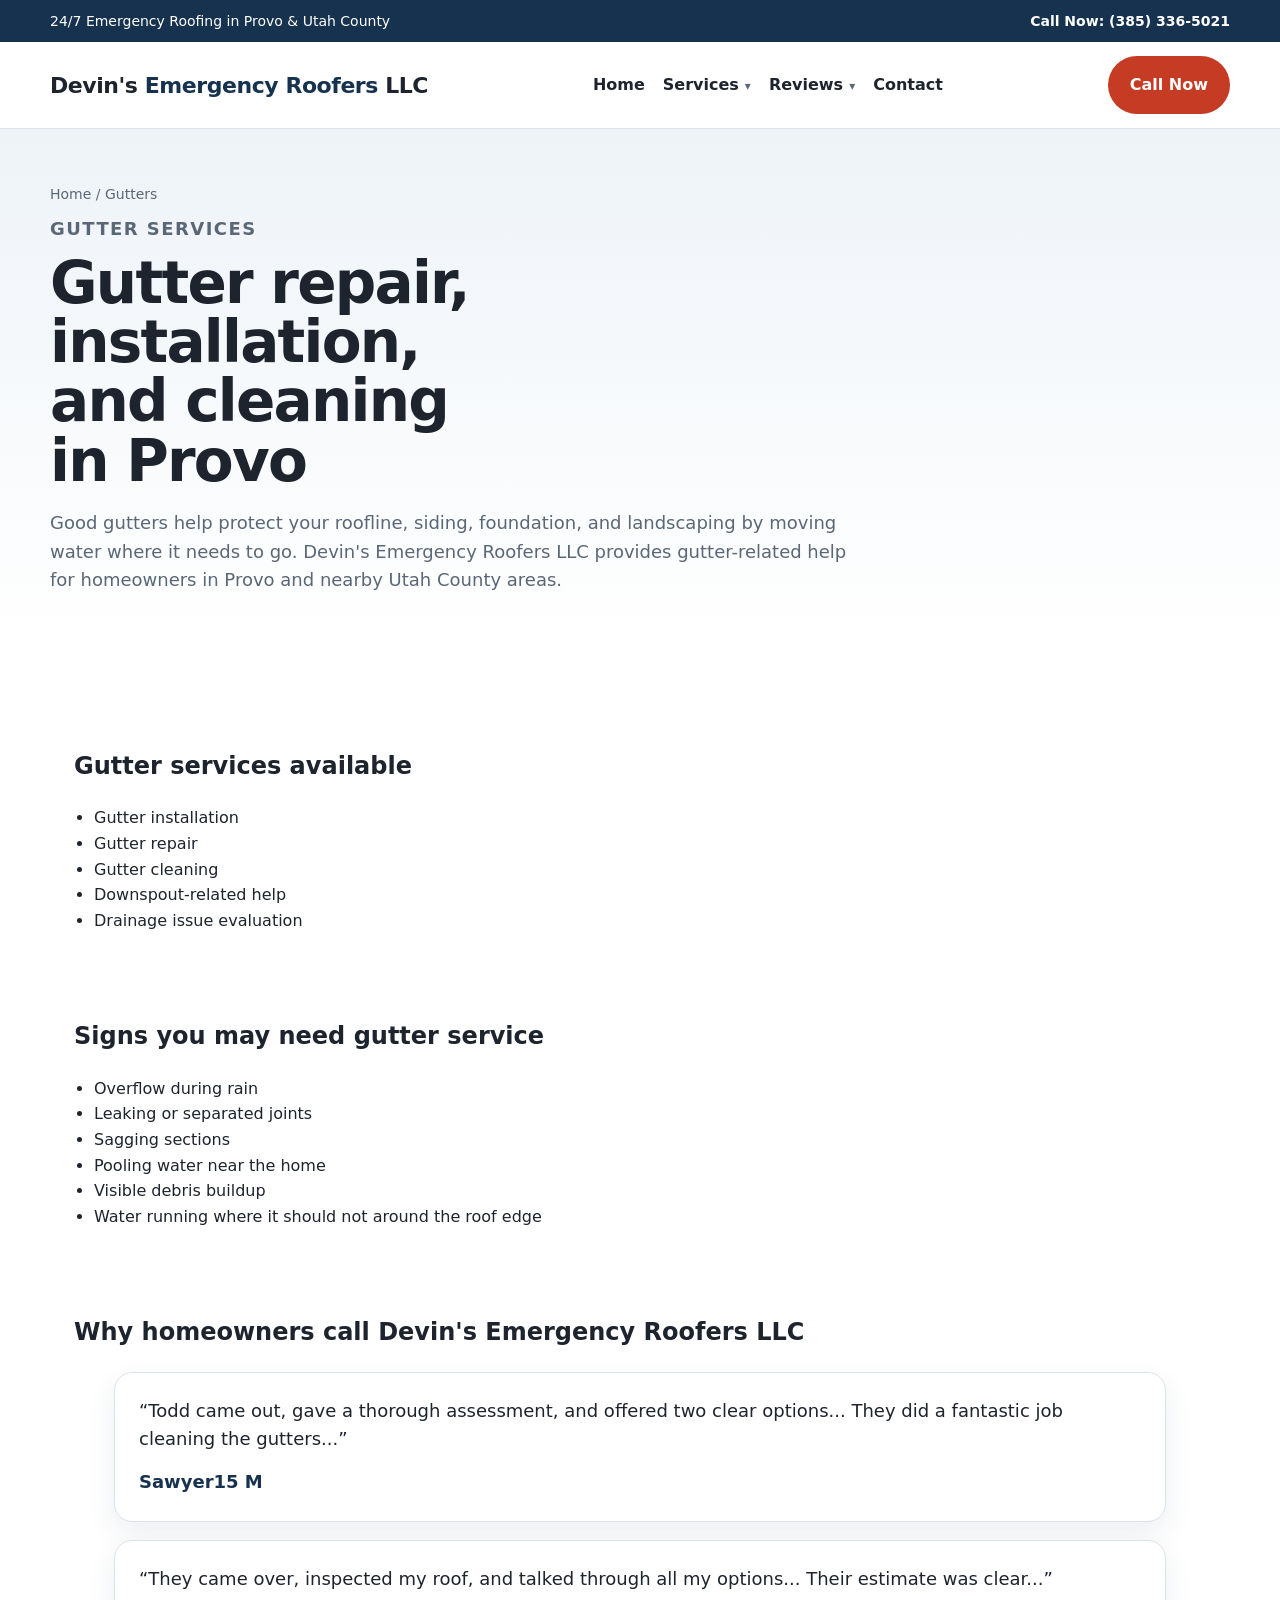
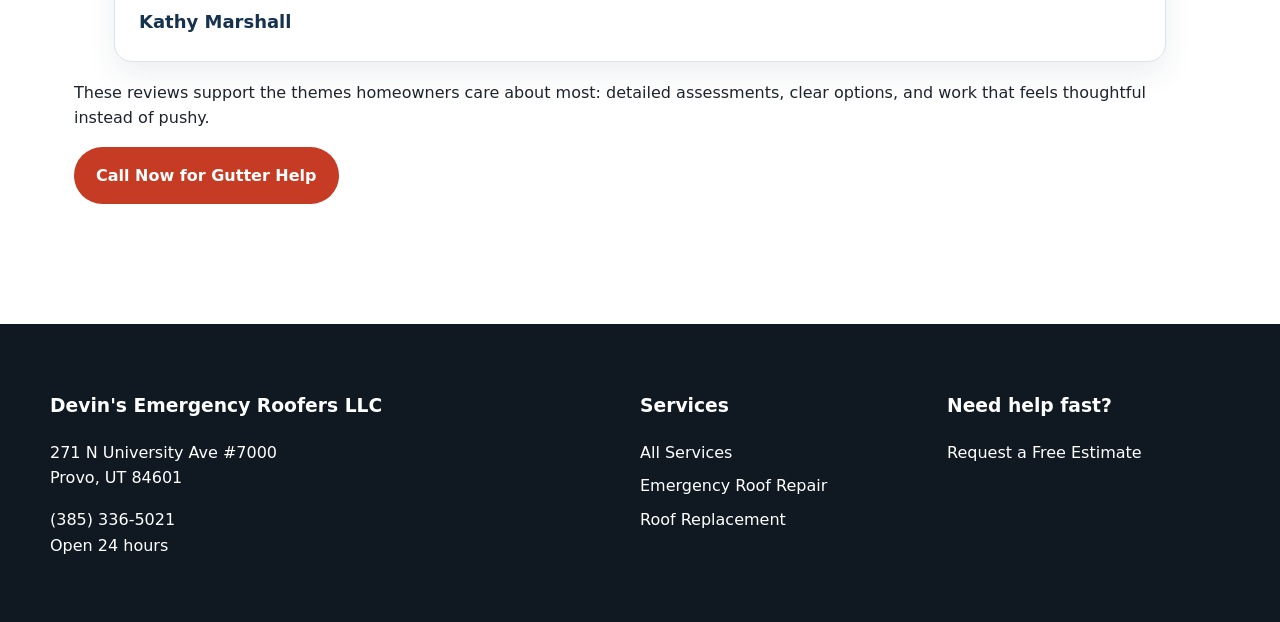
<file: gutters.html>
<!DOCTYPE html><html lang="en"><head><meta charset="UTF-8" /><meta name="viewport" content="width=device-width, initial-scale=1.0" /><title>Gutter Repair & Installation in Provo, UT | Devin's Emergency Roofers LLC</title><meta name="description" content="Gutter repair, installation, cleaning, and drainage help in Provo, Utah. Call Devin's Emergency Roofers LLC for gutter services that help protect your roofline and home." /><link rel="stylesheet" href="styles.css" /></head><body><div class="topbar"><div class="container topbar-inner"><span>24/7 Emergency Roofing in Provo & Utah County</span><a href="tel:3853365021" class="topbar-phone">Call Now: (385) 336-5021</a></div></div><header class="site-header"><div class="container nav-wrap"><a class="logo" href="index.html">Devin's <span>Emergency Roofers</span> LLC</a><nav class="site-nav" aria-label="Primary"><a href="index.html">Home</a><div class="nav-dropdown"><button class="nav-dropdown-toggle" type="button">Services</button><div class="nav-dropdown-menu"><a href="services.html">All Services</a><a href="emergency-roof-repair.html">Emergency Roof Repair</a><a href="roof-replacement.html">Roof Replacement</a><a href="storm-damage-insurance-claims.html">Storm Damage &amp; Insurance</a><a href="gutters.html">Gutters</a></div></div><div class="nav-dropdown"><button class="nav-dropdown-toggle" type="button">Reviews</button><div class="nav-dropdown-menu"><a href="reviews.html">Customer Reviews</a><a href="about.html">About the Company</a></div></div><a href="contact.html">Contact</a></nav><a href="tel:3853365021" class="btn btn-primary desktop-call">Call Now</a></div></header><main><section class="page-hero"><div class="container"><div class="crumbs">Home / Gutters</div><p class="eyebrow">Gutter services</p><h1>Gutter repair, installation, and cleaning in Provo</h1><p>Good gutters help protect your roofline, siding, foundation, and landscaping by moving water where it needs to go. Devin's Emergency Roofers LLC provides gutter-related help for homeowners in Provo and nearby Utah County areas.</p></div></section><section class="section"><div class="container service-stack"><article class="service-detail"><h2>Gutter services available</h2><ul><li>Gutter installation</li><li>Gutter repair</li><li>Gutter cleaning</li><li>Downspout-related help</li><li>Drainage issue evaluation</li></ul></article><article class="service-detail"><h2>Signs you may need gutter service</h2><ul><li>Overflow during rain</li><li>Leaking or separated joints</li><li>Sagging sections</li><li>Pooling water near the home</li><li>Visible debris buildup</li><li>Water running where it should not around the roof edge</li></ul></article><article class="service-detail"><h2>Why homeowners call Devin's Emergency Roofers LLC</h2><blockquote class="card quote-card">“Todd came out, gave a thorough assessment, and offered two clear options... They did a fantastic job cleaning the gutters...”<cite>Sawyer15 M</cite></blockquote><blockquote class="card quote-card">“They came over, inspected my roof, and talked through all my options... Their estimate was clear...”<cite>Kathy Marshall</cite></blockquote><p>These reviews support the themes homeowners care about most: detailed assessments, clear options, and work that feels thoughtful instead of pushy.</p><p><a class="btn btn-primary" href="tel:3853365021">Call Now for Gutter Help</a></p></article></div></section></main><footer class="site-footer"><div class="container footer-grid"><div><h3>Devin's Emergency Roofers LLC</h3><p>271 N University Ave #7000<br>Provo, UT 84601</p><p><a href="tel:3853365021">(385) 336-5021</a><br>Open 24 hours</p></div><div><h3>Services</h3><ul><li><a href="services.html">All Services</a></li><li><a href="emergency-roof-repair.html">Emergency Roof Repair</a></li><li><a href="roof-replacement.html">Roof Replacement</a></li></ul></div><div><h3>Need help fast?</h3><p><a href="contact.html">Request a Free Estimate</a></p></div></div></footer><a class="sticky-call" href="tel:3853365021">Call Now: (385) 336-5021</a></body></html>
</file>
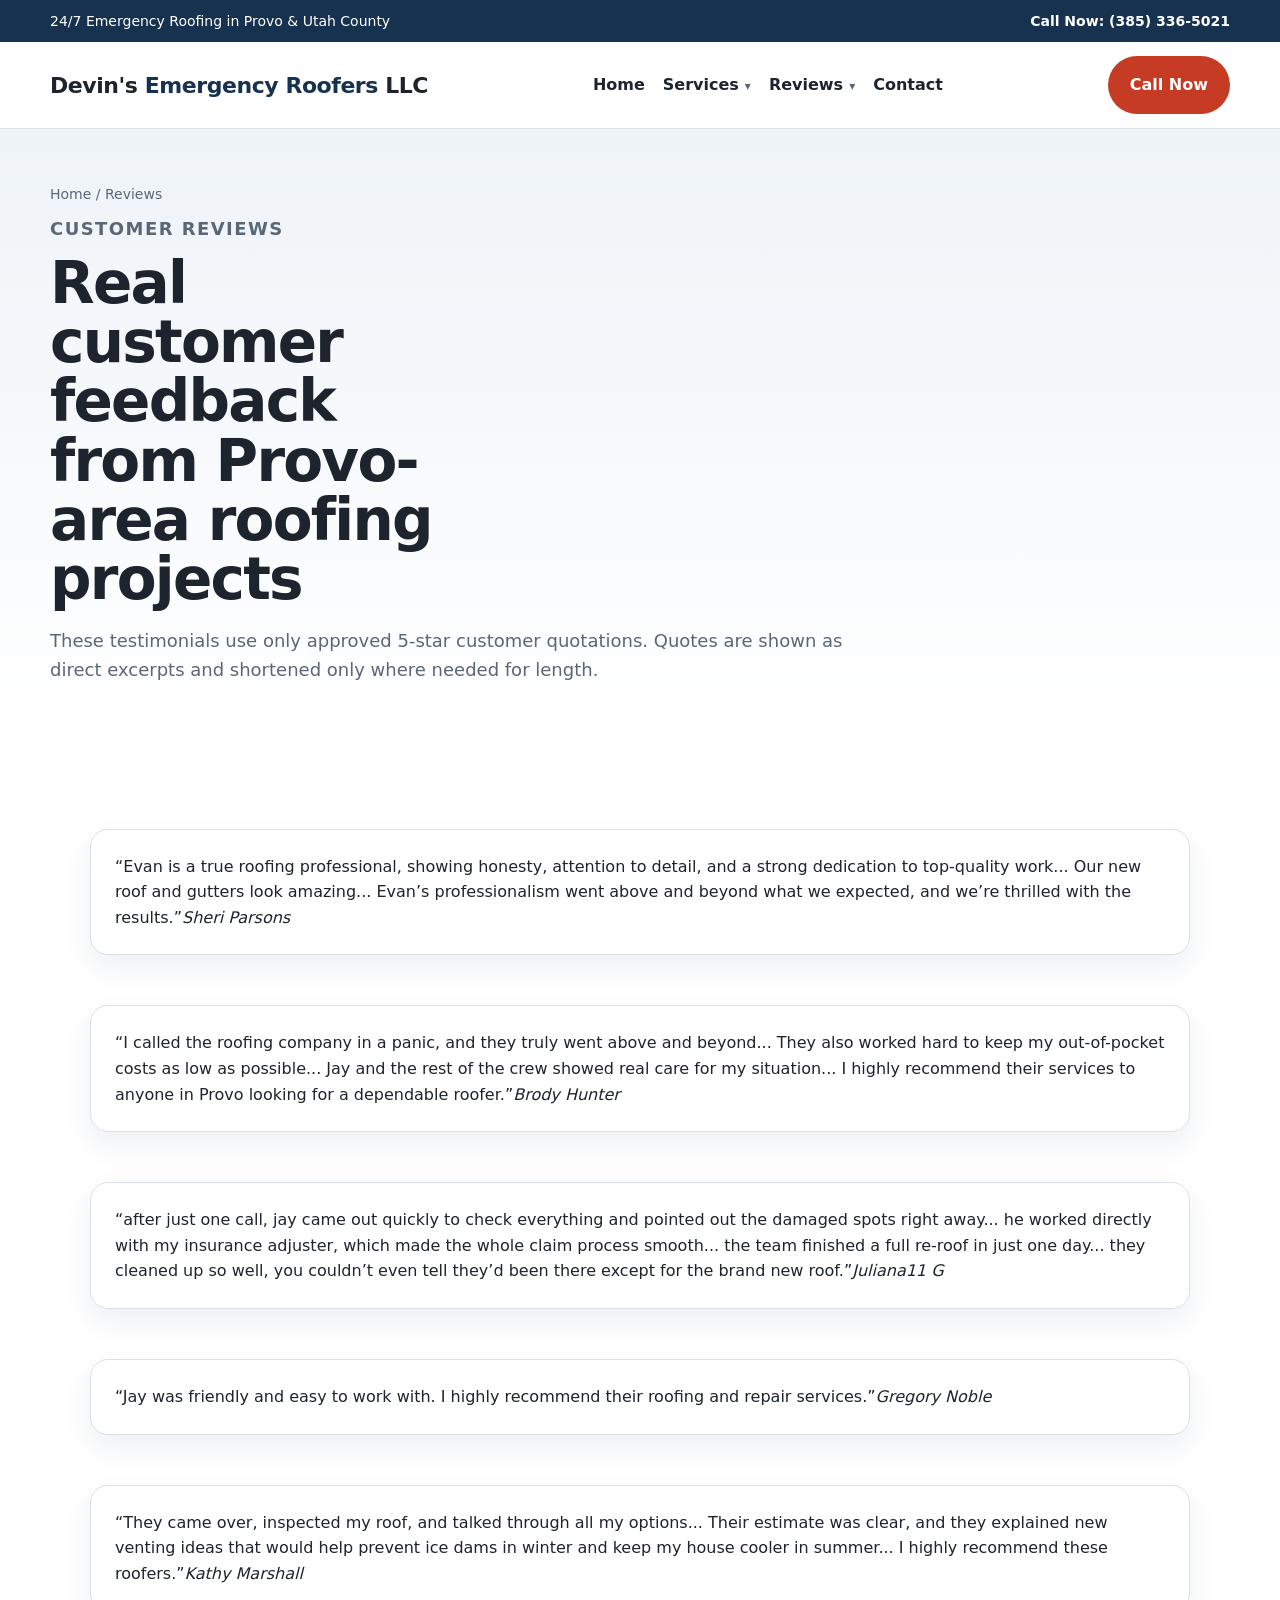
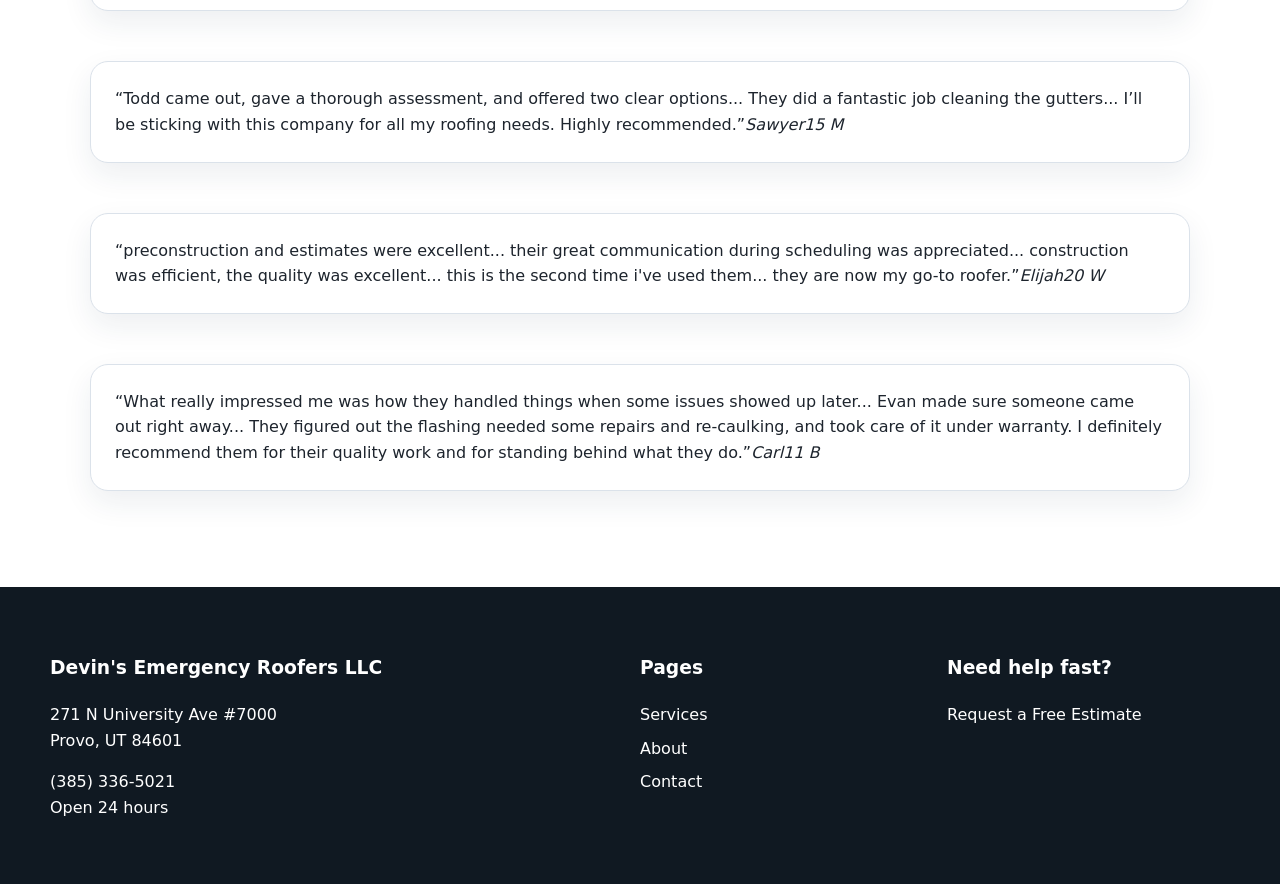
<file: reviews.html>
<!DOCTYPE html><html lang="en"><head><meta charset="UTF-8" /><meta name="viewport" content="width=device-width, initial-scale=1.0" /><title>Roofing Reviews | Devin's Emergency Roofers LLC | Provo, UT</title><meta name="description" content="Read 5-star roofing reviews for Devin's Emergency Roofers LLC in Provo, Utah. Customers mention quick response, honest recommendations, insurance claim help, quality workmanship, and professional service." /><link rel="stylesheet" href="styles.css" /></head><body><div class="topbar"><div class="container topbar-inner"><span>24/7 Emergency Roofing in Provo & Utah County</span><a href="tel:3853365021" class="topbar-phone">Call Now: (385) 336-5021</a></div></div><header class="site-header"><div class="container nav-wrap"><a class="logo" href="index.html">Devin's <span>Emergency Roofers</span> LLC</a><nav class="site-nav" aria-label="Primary"><a href="index.html">Home</a><div class="nav-dropdown"><button class="nav-dropdown-toggle" type="button">Services</button><div class="nav-dropdown-menu"><a href="services.html">All Services</a><a href="emergency-roof-repair.html">Emergency Roof Repair</a><a href="roof-replacement.html">Roof Replacement</a><a href="storm-damage-insurance-claims.html">Storm Damage &amp; Insurance</a><a href="gutters.html">Gutters</a></div></div><div class="nav-dropdown"><button class="nav-dropdown-toggle" type="button">Reviews</button><div class="nav-dropdown-menu"><a href="reviews.html">Customer Reviews</a><a href="about.html">About the Company</a></div></div><a href="contact.html">Contact</a></nav><a href="tel:3853365021" class="btn btn-primary desktop-call">Call Now</a></div></header><main><section class="page-hero"><div class="container"><div class="crumbs">Home / Reviews</div><p class="eyebrow">Customer reviews</p><h1>Real customer feedback from Provo-area roofing projects</h1><p>These testimonials use only approved 5-star customer quotations. Quotes are shown as direct excerpts and shortened only where needed for length.</p></div></section><section class="section"><div class="container review-list"><blockquote class="card review-item">“Evan is a true roofing professional, showing honesty, attention to detail, and a strong dedication to top-quality work... Our new roof and gutters look amazing... Evan’s professionalism went above and beyond what we expected, and we’re thrilled with the results.”<cite>Sheri Parsons</cite></blockquote><blockquote class="card review-item">“I called the roofing company in a panic, and they truly went above and beyond... They also worked hard to keep my out-of-pocket costs as low as possible... Jay and the rest of the crew showed real care for my situation... I highly recommend their services to anyone in Provo looking for a dependable roofer.”<cite>Brody Hunter</cite></blockquote><blockquote class="card review-item">“after just one call, jay came out quickly to check everything and pointed out the damaged spots right away... he worked directly with my insurance adjuster, which made the whole claim process smooth... the team finished a full re-roof in just one day... they cleaned up so well, you couldn’t even tell they’d been there except for the brand new roof.”<cite>Juliana11 G</cite></blockquote><blockquote class="card review-item">“Jay was friendly and easy to work with. I highly recommend their roofing and repair services.”<cite>Gregory Noble</cite></blockquote><blockquote class="card review-item">“They came over, inspected my roof, and talked through all my options... Their estimate was clear, and they explained new venting ideas that would help prevent ice dams in winter and keep my house cooler in summer... I highly recommend these roofers.”<cite>Kathy Marshall</cite></blockquote><blockquote class="card review-item">“Todd came out, gave a thorough assessment, and offered two clear options... They did a fantastic job cleaning the gutters... I’ll be sticking with this company for all my roofing needs. Highly recommended.”<cite>Sawyer15 M</cite></blockquote><blockquote class="card review-item">“preconstruction and estimates were excellent... their great communication during scheduling was appreciated... construction was efficient, the quality was excellent... this is the second time i've used them... they are now my go-to roofer.”<cite>Elijah20 W</cite></blockquote><blockquote class="card review-item">“What really impressed me was how they handled things when some issues showed up later... Evan made sure someone came out right away... They figured out the flashing needed some repairs and re-caulking, and took care of it under warranty. I definitely recommend them for their quality work and for standing behind what they do.”<cite>Carl11 B</cite></blockquote></div></section></main><footer class="site-footer"><div class="container footer-grid"><div><h3>Devin's Emergency Roofers LLC</h3><p>271 N University Ave #7000<br>Provo, UT 84601</p><p><a href="tel:3853365021">(385) 336-5021</a><br>Open 24 hours</p></div><div><h3>Pages</h3><ul><li><a href="services.html">Services</a></li><li><a href="about.html">About</a></li><li><a href="contact.html">Contact</a></li></ul></div><div><h3>Need help fast?</h3><p><a href="contact.html">Request a Free Estimate</a></p></div></div></footer><a class="sticky-call" href="tel:3853365021">Call Now: (385) 336-5021</a></body></html>
</file>
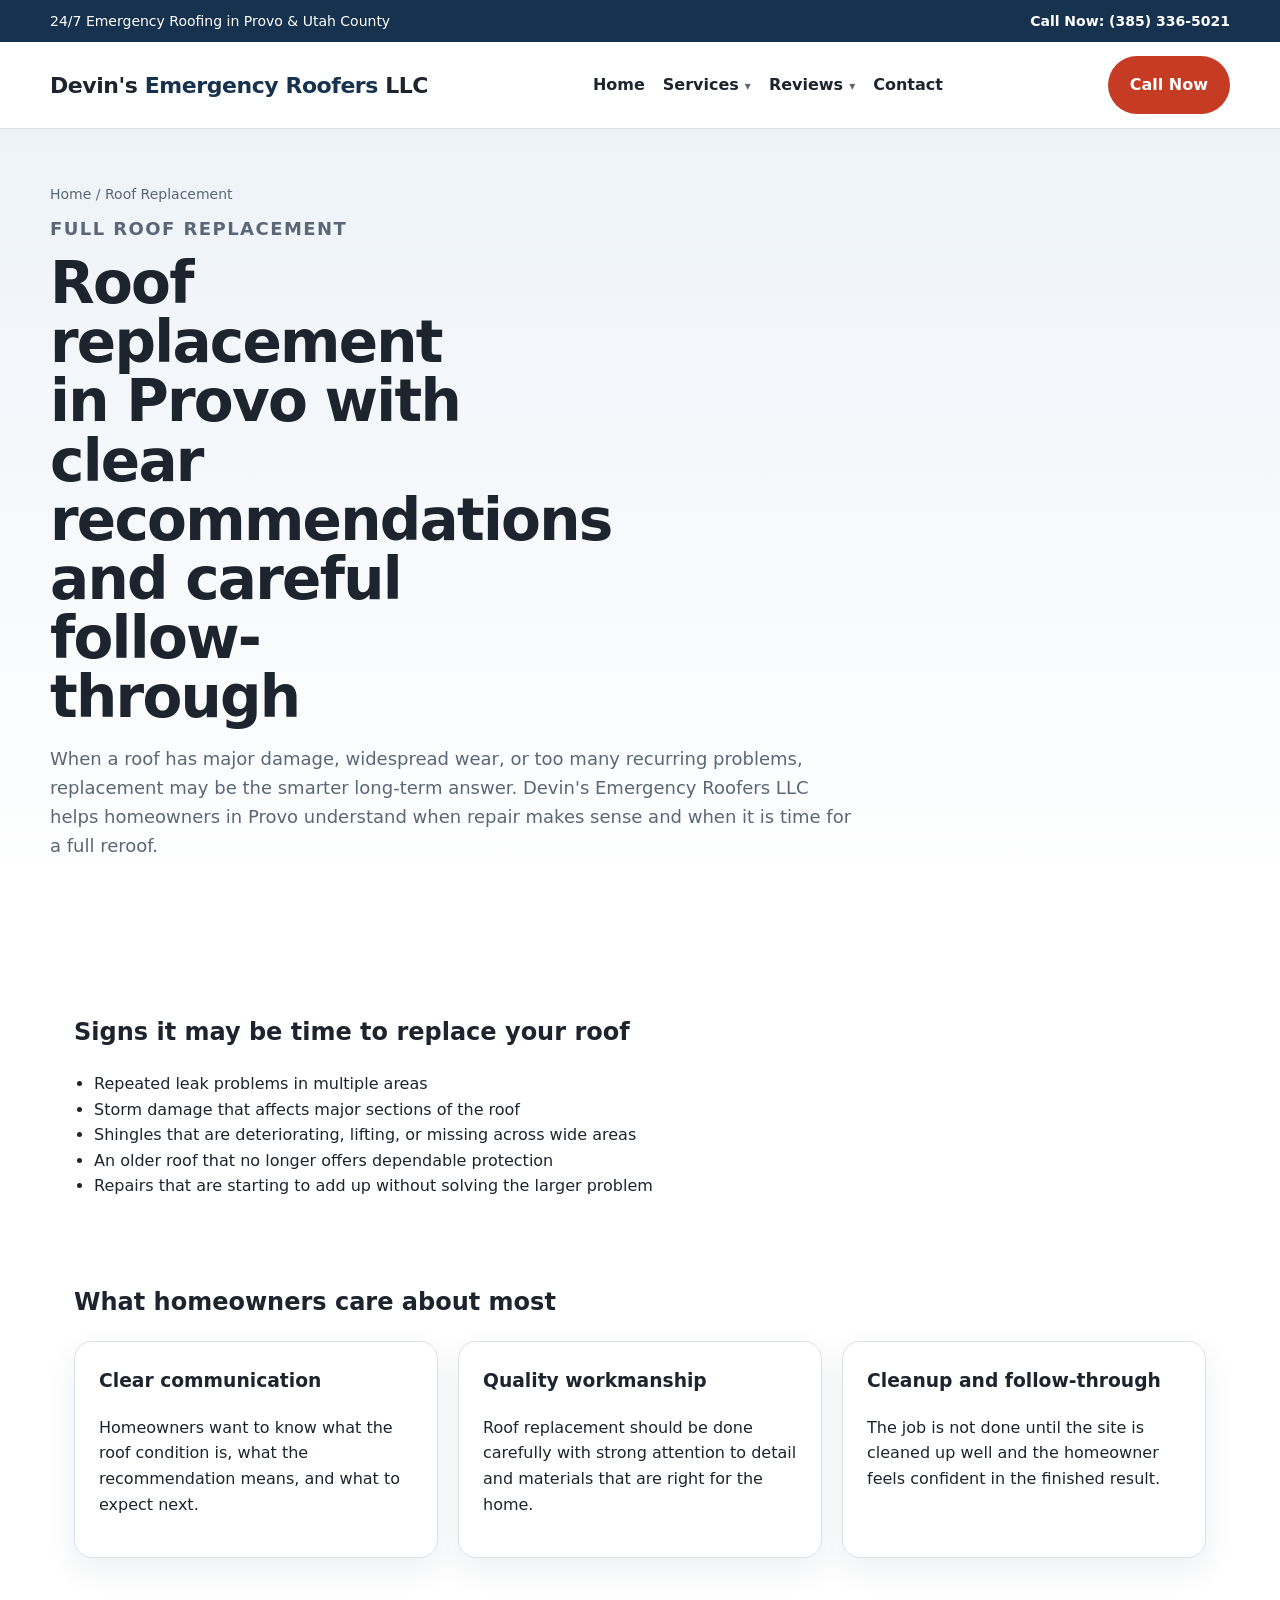
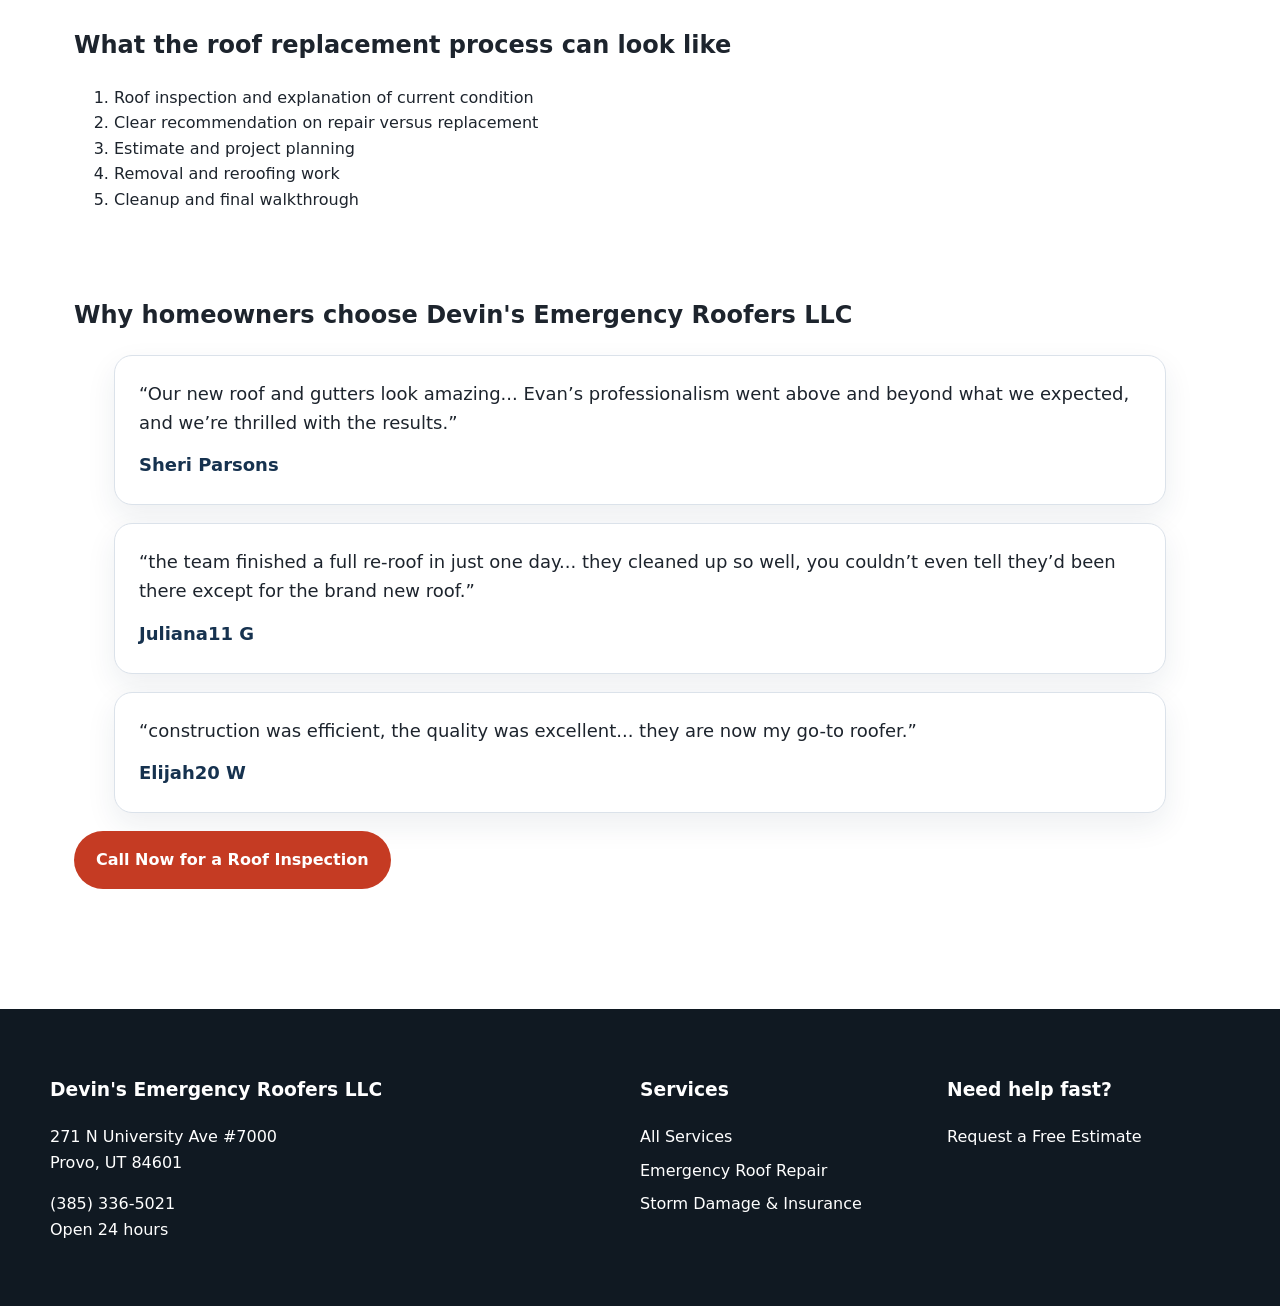
<file: roof-replacement.html>
<!DOCTYPE html><html lang="en"><head><meta charset="UTF-8" /><meta name="viewport" content="width=device-width, initial-scale=1.0" /><title>Roof Replacement in Provo, UT | Devin's Emergency Roofers LLC</title><meta name="description" content="Need roof replacement in Provo, Utah? Devin's Emergency Roofers LLC provides inspections, clear recommendations, reroofing, cleanup, and quality workmanship for storm-damaged and aging roofs." /><link rel="stylesheet" href="styles.css" /></head><body><div class="topbar"><div class="container topbar-inner"><span>24/7 Emergency Roofing in Provo & Utah County</span><a href="tel:3853365021" class="topbar-phone">Call Now: (385) 336-5021</a></div></div><header class="site-header"><div class="container nav-wrap"><a class="logo" href="index.html">Devin's <span>Emergency Roofers</span> LLC</a><nav class="site-nav" aria-label="Primary"><a href="index.html">Home</a><div class="nav-dropdown"><button class="nav-dropdown-toggle" type="button">Services</button><div class="nav-dropdown-menu"><a href="services.html">All Services</a><a href="emergency-roof-repair.html">Emergency Roof Repair</a><a href="roof-replacement.html">Roof Replacement</a><a href="storm-damage-insurance-claims.html">Storm Damage &amp; Insurance</a><a href="gutters.html">Gutters</a></div></div><div class="nav-dropdown"><button class="nav-dropdown-toggle" type="button">Reviews</button><div class="nav-dropdown-menu"><a href="reviews.html">Customer Reviews</a><a href="about.html">About the Company</a></div></div><a href="contact.html">Contact</a></nav><a href="tel:3853365021" class="btn btn-primary desktop-call">Call Now</a></div></header><main><section class="page-hero"><div class="container"><div class="crumbs">Home / Roof Replacement</div><p class="eyebrow">Full roof replacement</p><h1>Roof replacement in Provo with clear recommendations and careful follow-through</h1><p>When a roof has major damage, widespread wear, or too many recurring problems, replacement may be the smarter long-term answer. Devin's Emergency Roofers LLC helps homeowners in Provo understand when repair makes sense and when it is time for a full reroof.</p></div></section><section class="section"><div class="container service-stack"><article class="service-detail"><h2>Signs it may be time to replace your roof</h2><ul><li>Repeated leak problems in multiple areas</li><li>Storm damage that affects major sections of the roof</li><li>Shingles that are deteriorating, lifting, or missing across wide areas</li><li>An older roof that no longer offers dependable protection</li><li>Repairs that are starting to add up without solving the larger problem</li></ul></article><article class="service-detail"><h2>What homeowners care about most</h2><div class="feature-grid"><div class="card"><h3>Clear communication</h3><p>Homeowners want to know what the roof condition is, what the recommendation means, and what to expect next.</p></div><div class="card"><h3>Quality workmanship</h3><p>Roof replacement should be done carefully with strong attention to detail and materials that are right for the home.</p></div><div class="card"><h3>Cleanup and follow-through</h3><p>The job is not done until the site is cleaned up well and the homeowner feels confident in the finished result.</p></div></div></article><article class="service-detail"><h2>What the roof replacement process can look like</h2><ol><li>Roof inspection and explanation of current condition</li><li>Clear recommendation on repair versus replacement</li><li>Estimate and project planning</li><li>Removal and reroofing work</li><li>Cleanup and final walkthrough</li></ol></article><article class="service-detail"><h2>Why homeowners choose Devin's Emergency Roofers LLC</h2><blockquote class="card quote-card">“Our new roof and gutters look amazing... Evan’s professionalism went above and beyond what we expected, and we’re thrilled with the results.”<cite>Sheri Parsons</cite></blockquote><blockquote class="card quote-card">“the team finished a full re-roof in just one day... they cleaned up so well, you couldn’t even tell they’d been there except for the brand new roof.”<cite>Juliana11 G</cite></blockquote><blockquote class="card quote-card">“construction was efficient, the quality was excellent... they are now my go-to roofer.”<cite>Elijah20 W</cite></blockquote><p><a class="btn btn-primary" href="tel:3853365021">Call Now for a Roof Inspection</a></p></article></div></section></main><footer class="site-footer"><div class="container footer-grid"><div><h3>Devin's Emergency Roofers LLC</h3><p>271 N University Ave #7000<br>Provo, UT 84601</p><p><a href="tel:3853365021">(385) 336-5021</a><br>Open 24 hours</p></div><div><h3>Services</h3><ul><li><a href="services.html">All Services</a></li><li><a href="emergency-roof-repair.html">Emergency Roof Repair</a></li><li><a href="storm-damage-insurance-claims.html">Storm Damage & Insurance</a></li></ul></div><div><h3>Need help fast?</h3><p><a href="contact.html">Request a Free Estimate</a></p></div></div></footer><a class="sticky-call" href="tel:3853365021">Call Now: (385) 336-5021</a></body></html>
</file>
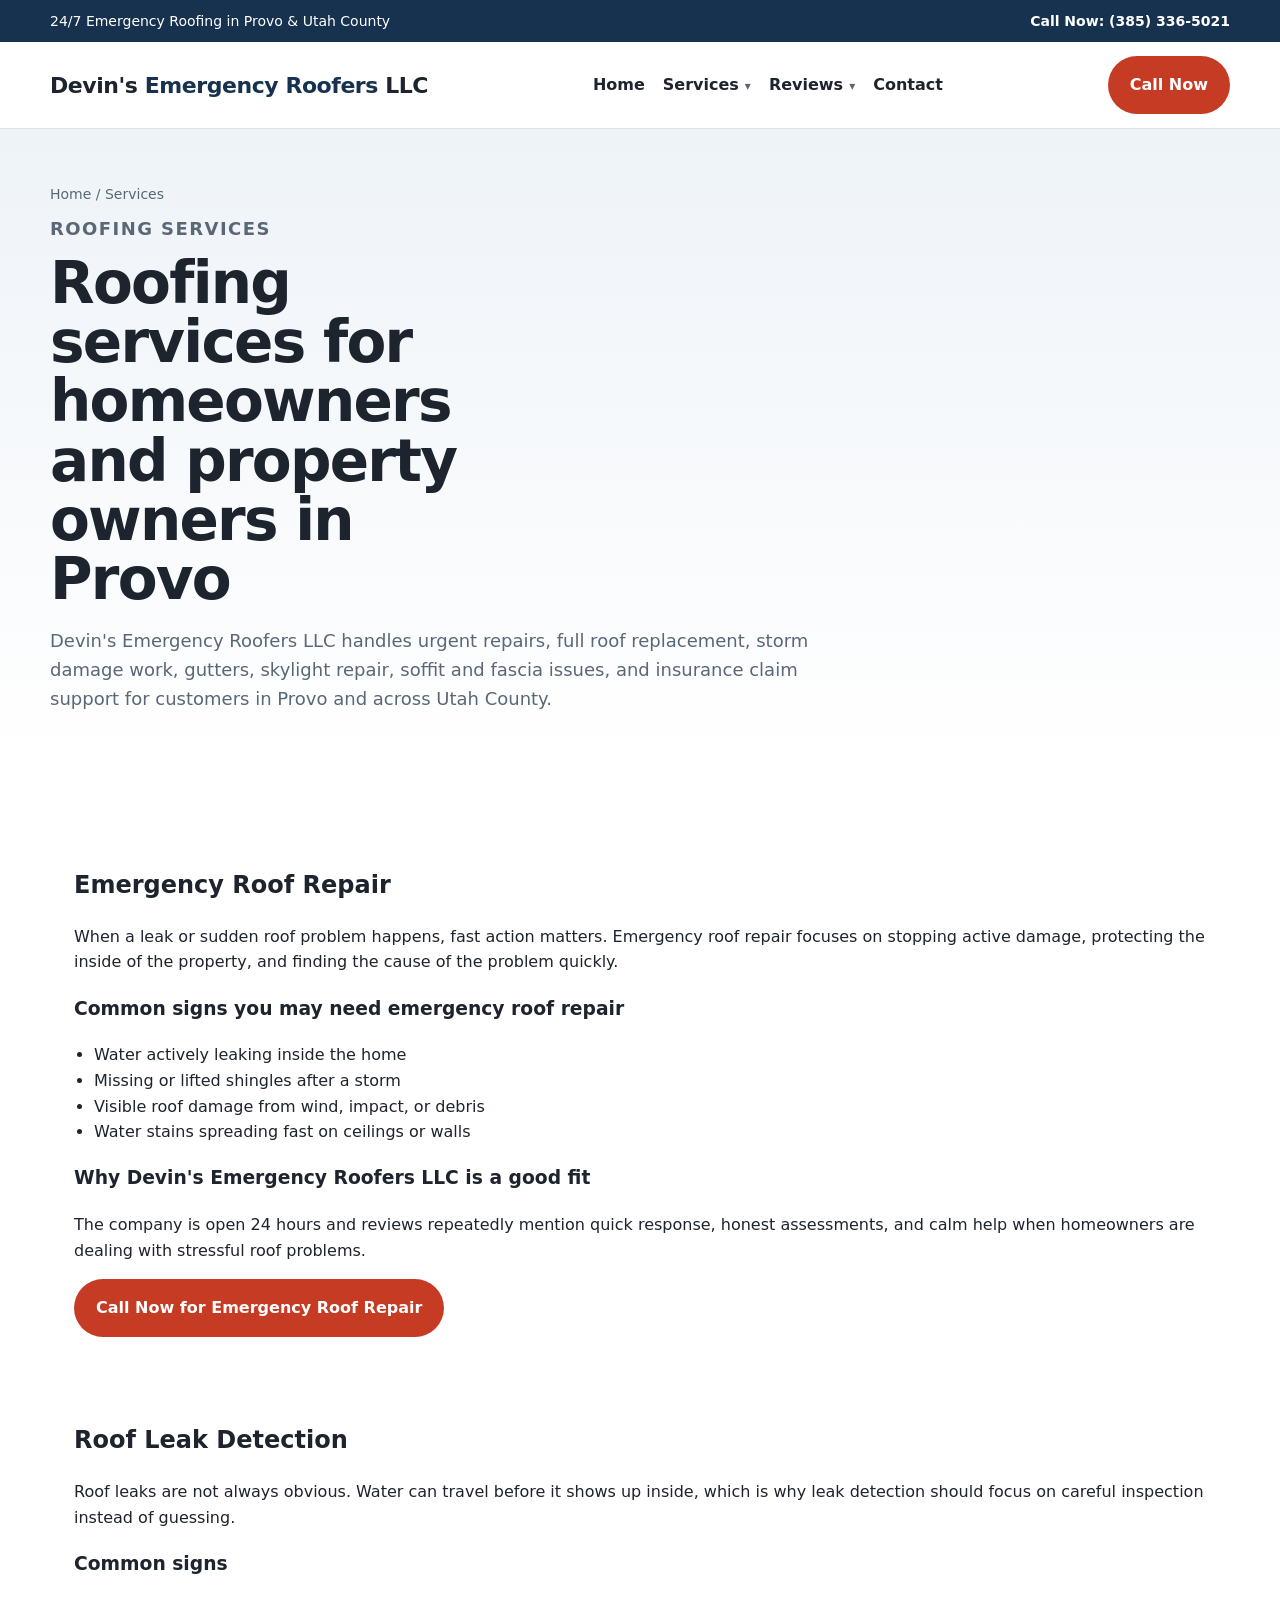
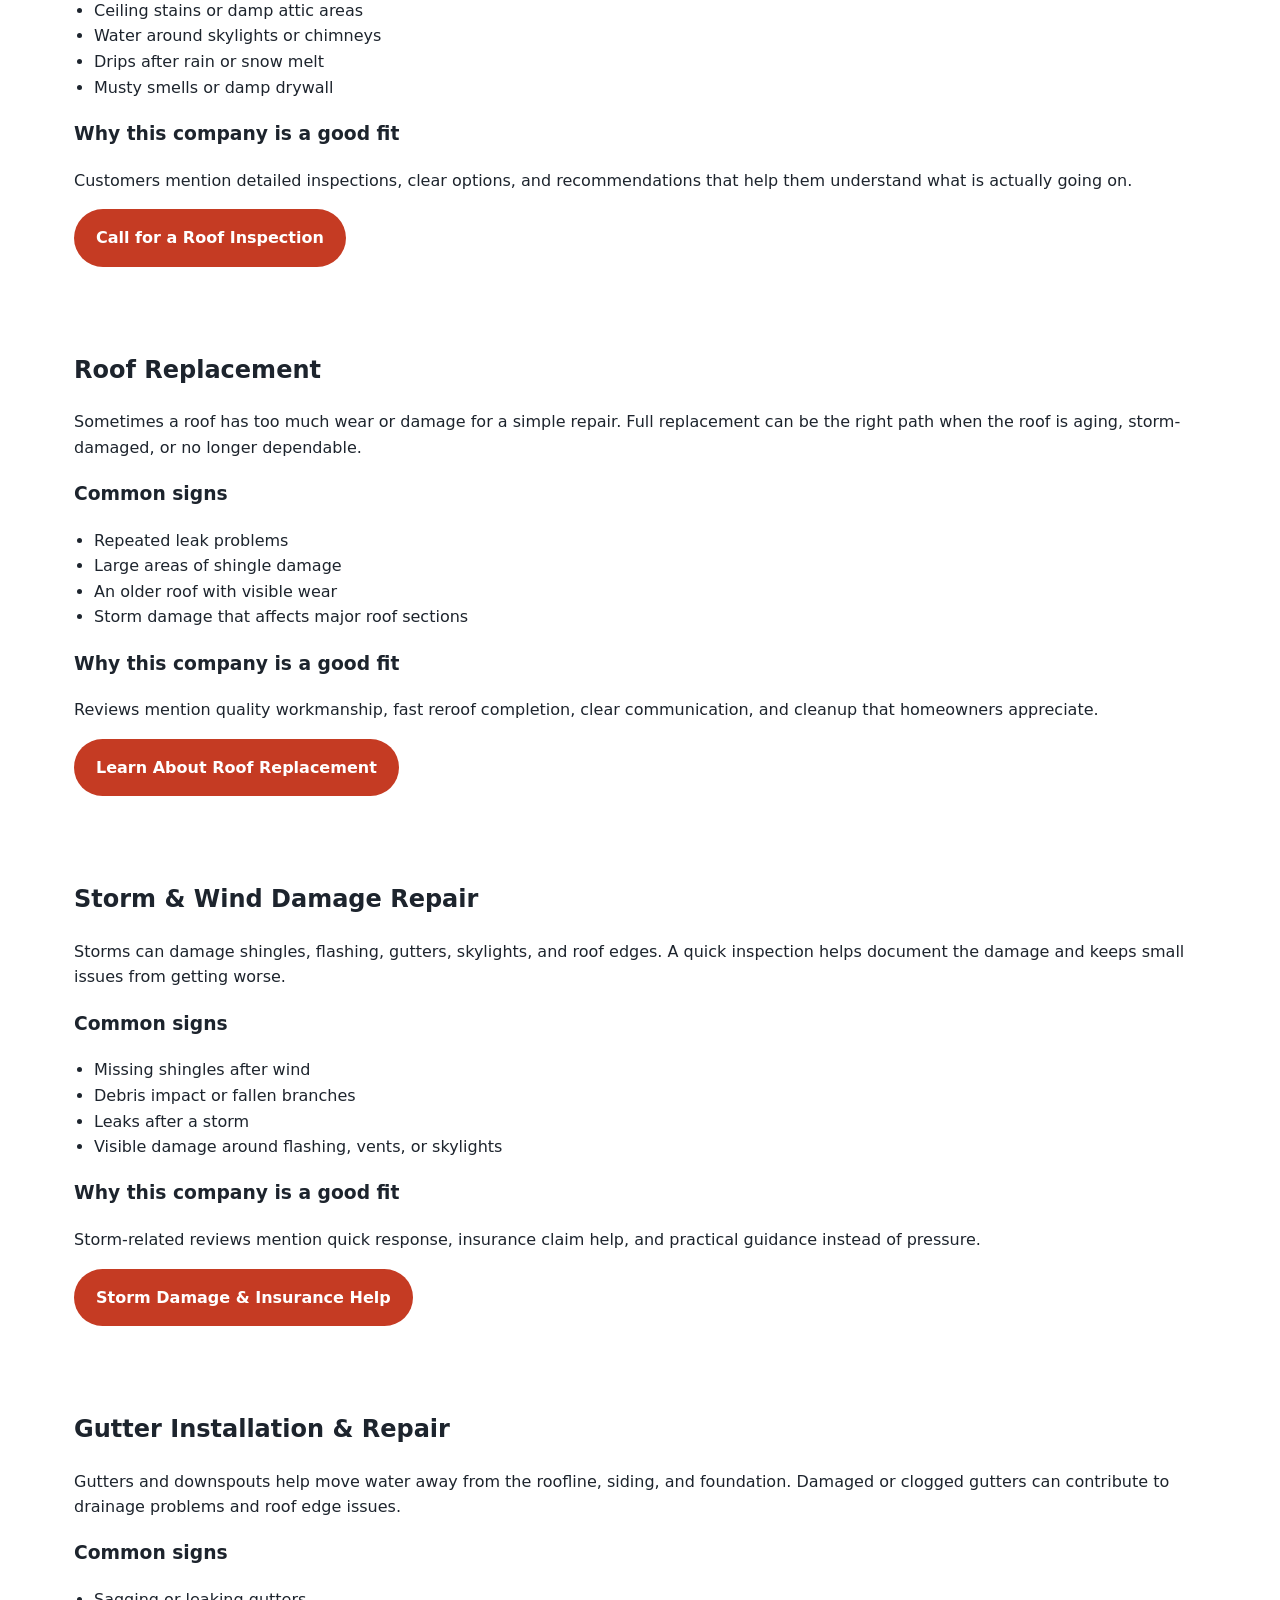
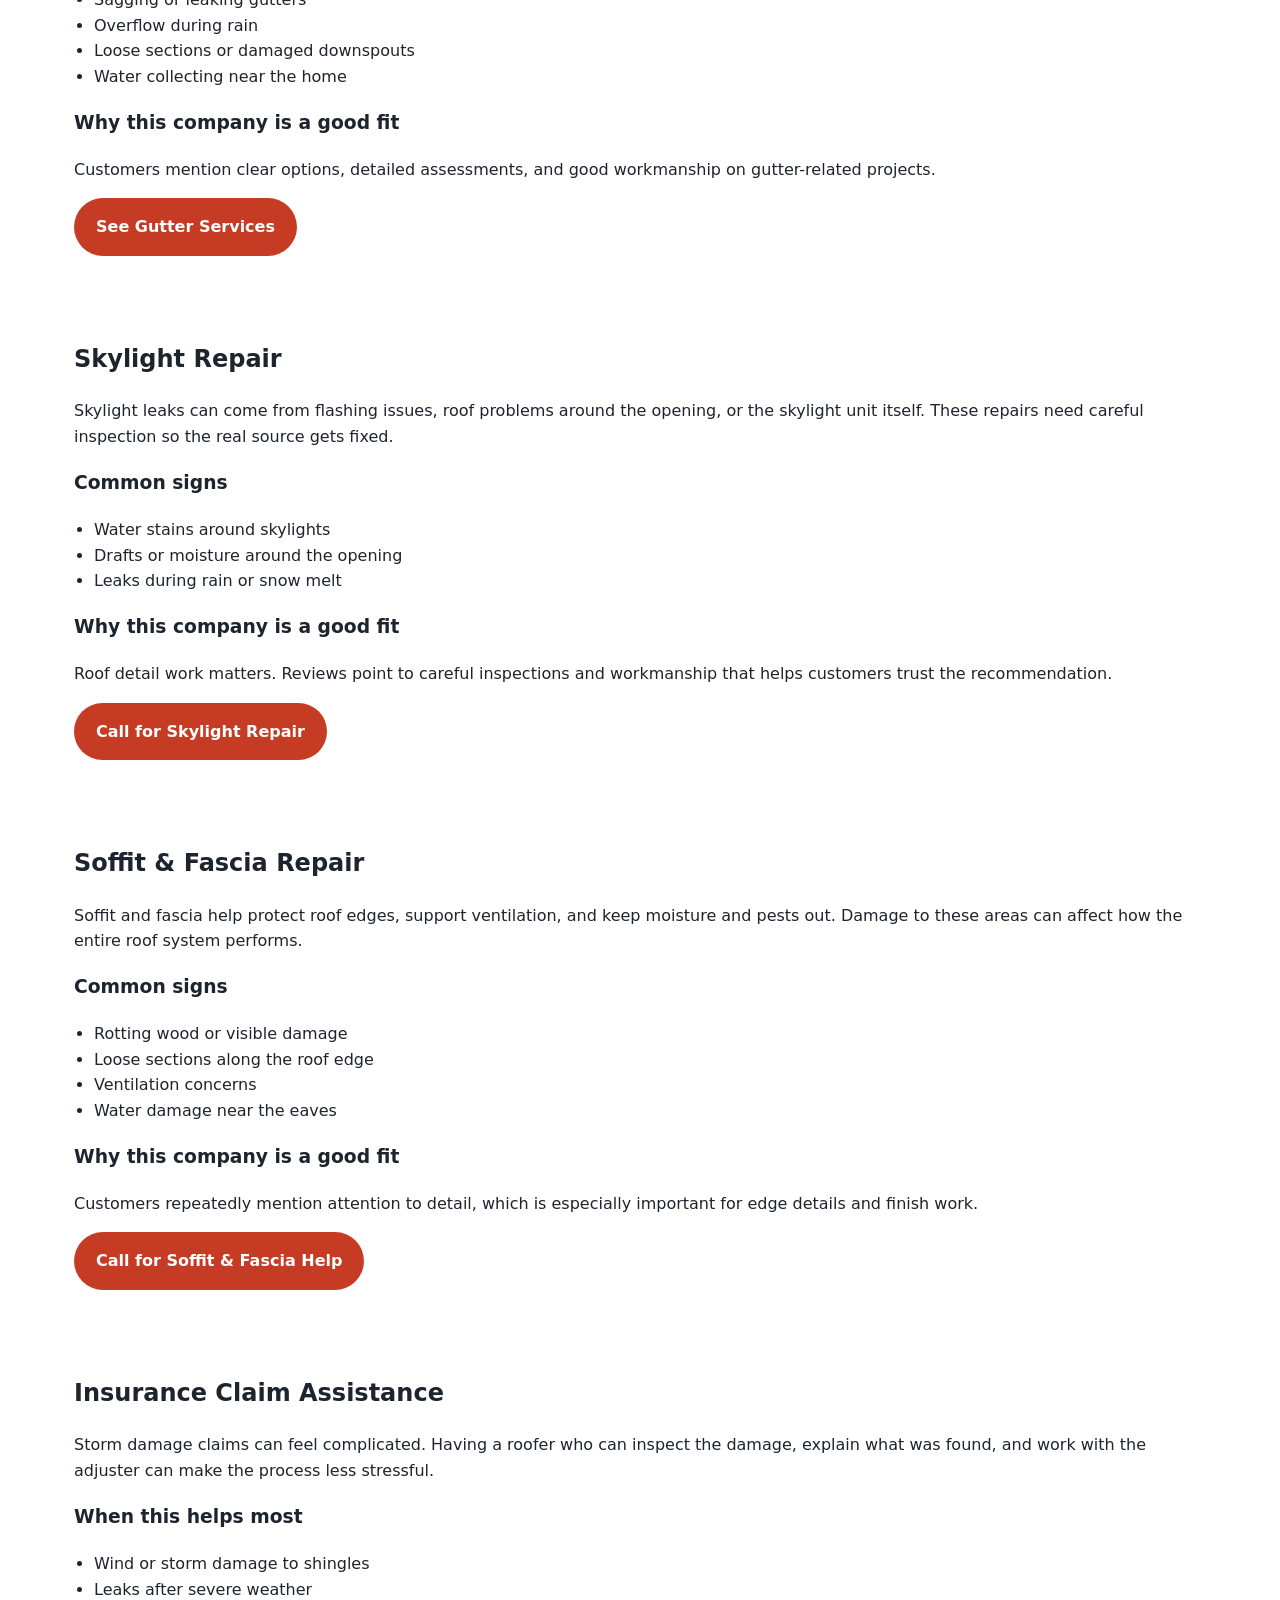
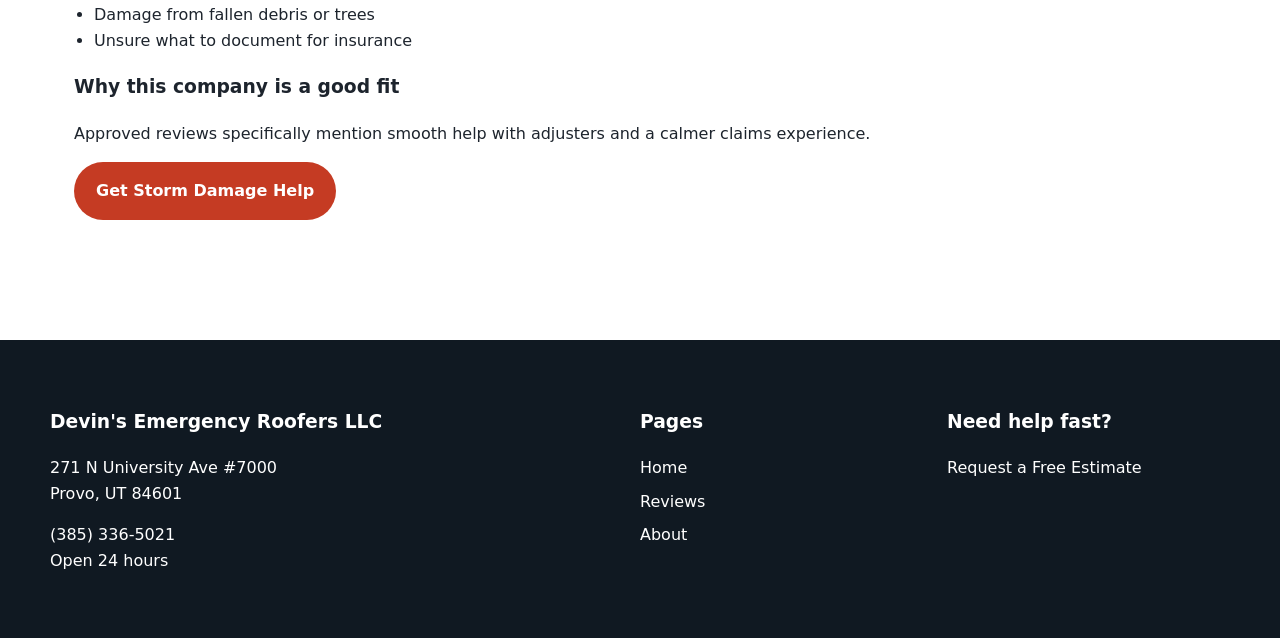
<file: services.html>
<!DOCTYPE html>
<html lang="en">
<head>
  <meta charset="UTF-8" />
  <meta name="viewport" content="width=device-width, initial-scale=1.0" />
  <title>Roofing Services in Provo, UT | Devin's Emergency Roofers LLC</title>
  <meta name="description" content="Explore roofing services from Devin's Emergency Roofers LLC in Provo, Utah, including emergency roof repair, leak detection, roof replacement, storm damage repair, gutters, skylight repair, soffit and fascia work, and insurance claim assistance." />
  <link rel="stylesheet" href="styles.css" />
</head>
<body>
  <div class="topbar"><div class="container topbar-inner"><span>24/7 Emergency Roofing in Provo & Utah County</span><a href="tel:3853365021" class="topbar-phone">Call Now: (385) 336-5021</a></div></div>
  <header class="site-header"><div class="container nav-wrap"><a class="logo" href="index.html">Devin's <span>Emergency Roofers</span> LLC</a><nav class="site-nav" aria-label="Primary"><a href="index.html">Home</a><div class="nav-dropdown"><button class="nav-dropdown-toggle" type="button">Services</button><div class="nav-dropdown-menu"><a href="services.html">All Services</a><a href="emergency-roof-repair.html">Emergency Roof Repair</a><a href="roof-replacement.html">Roof Replacement</a><a href="storm-damage-insurance-claims.html">Storm Damage &amp; Insurance</a><a href="gutters.html">Gutters</a></div></div><div class="nav-dropdown"><button class="nav-dropdown-toggle" type="button">Reviews</button><div class="nav-dropdown-menu"><a href="reviews.html">Customer Reviews</a><a href="about.html">About the Company</a></div></div><a href="contact.html">Contact</a></nav><a href="tel:3853365021" class="btn btn-primary desktop-call">Call Now</a></div></header>
  <main>
    <section class="page-hero"><div class="container"><div class="crumbs">Home / Services</div><p class="eyebrow">Roofing services</p><h1>Roofing services for homeowners and property owners in Provo</h1><p>Devin's Emergency Roofers LLC handles urgent repairs, full roof replacement, storm damage work, gutters, skylight repair, soffit and fascia issues, and insurance claim support for customers in Provo and across Utah County.</p></div></section>
    <section class="section"><div class="container service-stack">
      <article class="service-detail" id="emergency-roof-repair"><h2>Emergency Roof Repair</h2><p>When a leak or sudden roof problem happens, fast action matters. Emergency roof repair focuses on stopping active damage, protecting the inside of the property, and finding the cause of the problem quickly.</p><h3>Common signs you may need emergency roof repair</h3><ul><li>Water actively leaking inside the home</li><li>Missing or lifted shingles after a storm</li><li>Visible roof damage from wind, impact, or debris</li><li>Water stains spreading fast on ceilings or walls</li></ul><h3>Why Devin's Emergency Roofers LLC is a good fit</h3><p>The company is open 24 hours and reviews repeatedly mention quick response, honest assessments, and calm help when homeowners are dealing with stressful roof problems.</p><p><a class="btn btn-primary" href="tel:3853365021">Call Now for Emergency Roof Repair</a></p></article>
      <article class="service-detail" id="roof-leak-detection"><h2>Roof Leak Detection</h2><p>Roof leaks are not always obvious. Water can travel before it shows up inside, which is why leak detection should focus on careful inspection instead of guessing.</p><h3>Common signs</h3><ul><li>Ceiling stains or damp attic areas</li><li>Water around skylights or chimneys</li><li>Drips after rain or snow melt</li><li>Musty smells or damp drywall</li></ul><h3>Why this company is a good fit</h3><p>Customers mention detailed inspections, clear options, and recommendations that help them understand what is actually going on.</p><p><a class="btn btn-primary" href="tel:3853365021">Call for a Roof Inspection</a></p></article>
      <article class="service-detail" id="roof-replacement"><h2>Roof Replacement</h2><p>Sometimes a roof has too much wear or damage for a simple repair. Full replacement can be the right path when the roof is aging, storm-damaged, or no longer dependable.</p><h3>Common signs</h3><ul><li>Repeated leak problems</li><li>Large areas of shingle damage</li><li>An older roof with visible wear</li><li>Storm damage that affects major roof sections</li></ul><h3>Why this company is a good fit</h3><p>Reviews mention quality workmanship, fast reroof completion, clear communication, and cleanup that homeowners appreciate.</p><p><a class="btn btn-primary" href="roof-replacement.html">Learn About Roof Replacement</a></p></article>
      <article class="service-detail" id="storm-wind-damage"><h2>Storm & Wind Damage Repair</h2><p>Storms can damage shingles, flashing, gutters, skylights, and roof edges. A quick inspection helps document the damage and keeps small issues from getting worse.</p><h3>Common signs</h3><ul><li>Missing shingles after wind</li><li>Debris impact or fallen branches</li><li>Leaks after a storm</li><li>Visible damage around flashing, vents, or skylights</li></ul><h3>Why this company is a good fit</h3><p>Storm-related reviews mention quick response, insurance claim help, and practical guidance instead of pressure.</p><p><a class="btn btn-primary" href="storm-damage-insurance-claims.html">Storm Damage & Insurance Help</a></p></article>
      <article class="service-detail" id="gutters"><h2>Gutter Installation & Repair</h2><p>Gutters and downspouts help move water away from the roofline, siding, and foundation. Damaged or clogged gutters can contribute to drainage problems and roof edge issues.</p><h3>Common signs</h3><ul><li>Sagging or leaking gutters</li><li>Overflow during rain</li><li>Loose sections or damaged downspouts</li><li>Water collecting near the home</li></ul><h3>Why this company is a good fit</h3><p>Customers mention clear options, detailed assessments, and good workmanship on gutter-related projects.</p><p><a class="btn btn-primary" href="gutters.html">See Gutter Services</a></p></article>
      <article class="service-detail" id="skylight-repair"><h2>Skylight Repair</h2><p>Skylight leaks can come from flashing issues, roof problems around the opening, or the skylight unit itself. These repairs need careful inspection so the real source gets fixed.</p><h3>Common signs</h3><ul><li>Water stains around skylights</li><li>Drafts or moisture around the opening</li><li>Leaks during rain or snow melt</li></ul><h3>Why this company is a good fit</h3><p>Roof detail work matters. Reviews point to careful inspections and workmanship that helps customers trust the recommendation.</p><p><a class="btn btn-primary" href="tel:3853365021">Call for Skylight Repair</a></p></article>
      <article class="service-detail" id="soffit-fascia"><h2>Soffit & Fascia Repair</h2><p>Soffit and fascia help protect roof edges, support ventilation, and keep moisture and pests out. Damage to these areas can affect how the entire roof system performs.</p><h3>Common signs</h3><ul><li>Rotting wood or visible damage</li><li>Loose sections along the roof edge</li><li>Ventilation concerns</li><li>Water damage near the eaves</li></ul><h3>Why this company is a good fit</h3><p>Customers repeatedly mention attention to detail, which is especially important for edge details and finish work.</p><p><a class="btn btn-primary" href="tel:3853365021">Call for Soffit & Fascia Help</a></p></article>
      <article class="service-detail" id="insurance-claims"><h2>Insurance Claim Assistance</h2><p>Storm damage claims can feel complicated. Having a roofer who can inspect the damage, explain what was found, and work with the adjuster can make the process less stressful.</p><h3>When this helps most</h3><ul><li>Wind or storm damage to shingles</li><li>Leaks after severe weather</li><li>Damage from fallen debris or trees</li><li>Unsure what to document for insurance</li></ul><h3>Why this company is a good fit</h3><p>Approved reviews specifically mention smooth help with adjusters and a calmer claims experience.</p><p><a class="btn btn-primary" href="storm-damage-insurance-claims.html">Get Storm Damage Help</a></p></article>
    </div></section>
  </main>
  <footer class="site-footer"><div class="container footer-grid"><div><h3>Devin's Emergency Roofers LLC</h3><p>271 N University Ave #7000<br>Provo, UT 84601</p><p><a href="tel:3853365021">(385) 336-5021</a><br>Open 24 hours</p></div><div><h3>Pages</h3><ul><li><a href="index.html">Home</a></li><li><a href="reviews.html">Reviews</a></li><li><a href="about.html">About</a></li></ul></div><div><h3>Need help fast?</h3><p><a href="contact.html">Request a Free Estimate</a></p></div></div></footer>
  <a class="sticky-call" href="tel:3853365021">Call Now: (385) 336-5021</a>
</body>
</html>
</file>
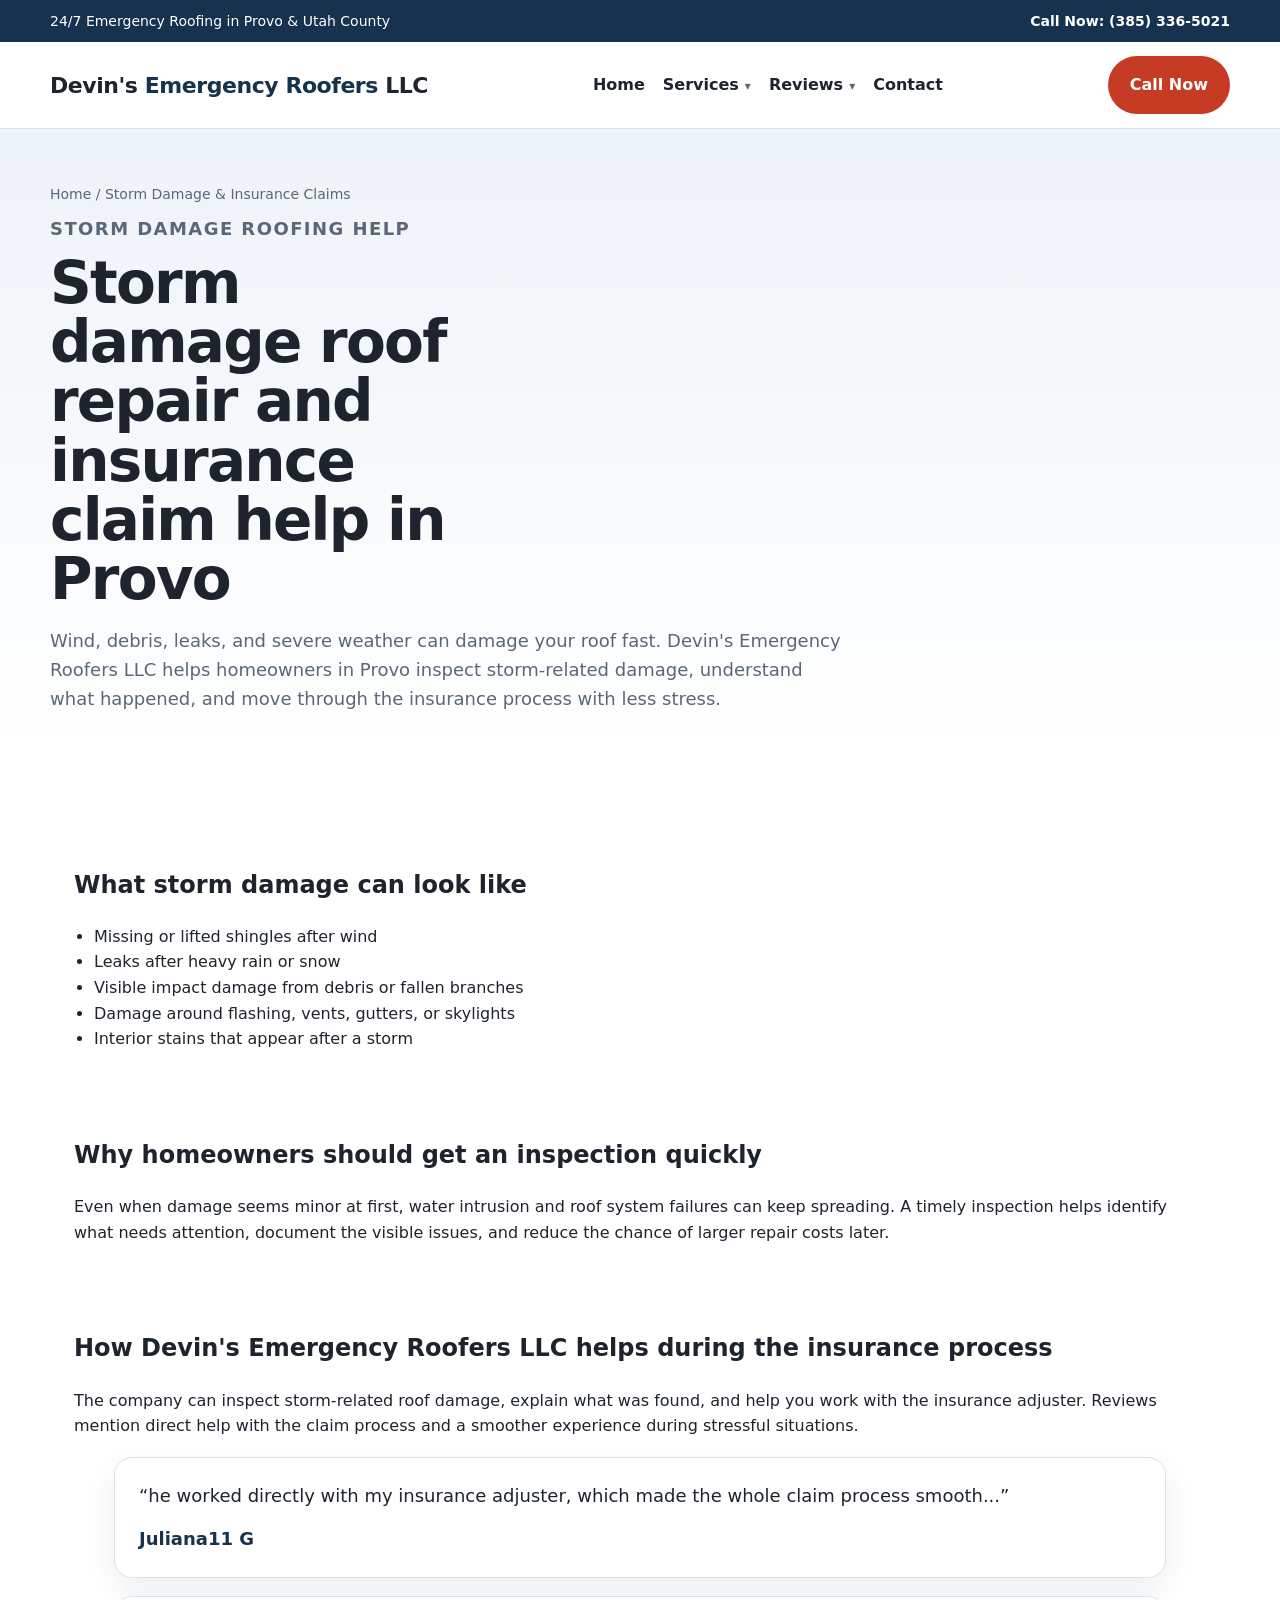
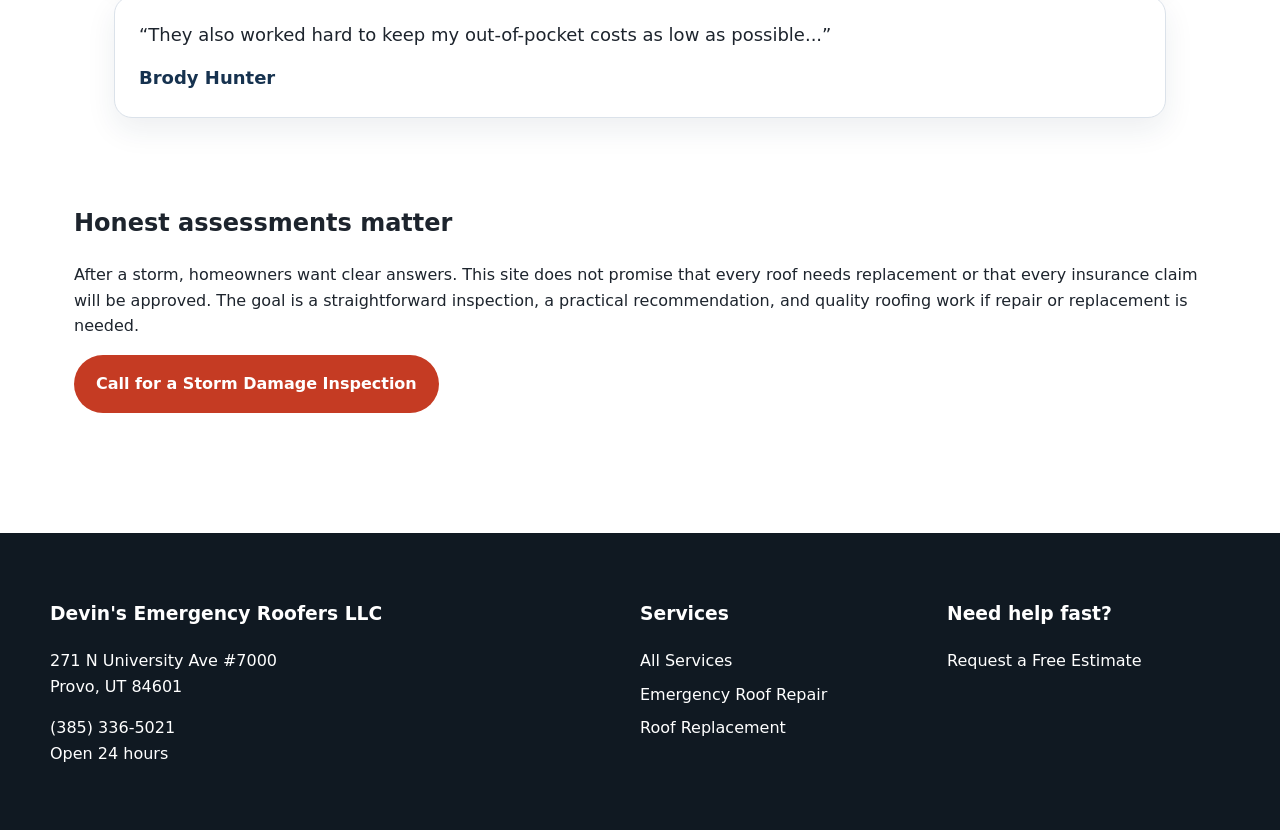
<file: storm-damage-insurance-claims.html>
<!DOCTYPE html><html lang="en"><head><meta charset="UTF-8" /><meta name="viewport" content="width=device-width, initial-scale=1.0" /><title>Storm Damage Roof Repair & Insurance Help in Provo, UT | Devin's Emergency Roofers LLC</title><meta name="description" content="Storm damage roof repair and insurance claim help in Provo, Utah. Call Devin's Emergency Roofers LLC for fast inspections after wind, leaks, debris damage, and weather-related roof problems." /><link rel="stylesheet" href="styles.css" /></head><body><div class="topbar"><div class="container topbar-inner"><span>24/7 Emergency Roofing in Provo & Utah County</span><a href="tel:3853365021" class="topbar-phone">Call Now: (385) 336-5021</a></div></div><header class="site-header"><div class="container nav-wrap"><a class="logo" href="index.html">Devin's <span>Emergency Roofers</span> LLC</a><nav class="site-nav" aria-label="Primary"><a href="index.html">Home</a><div class="nav-dropdown"><button class="nav-dropdown-toggle" type="button">Services</button><div class="nav-dropdown-menu"><a href="services.html">All Services</a><a href="emergency-roof-repair.html">Emergency Roof Repair</a><a href="roof-replacement.html">Roof Replacement</a><a href="storm-damage-insurance-claims.html">Storm Damage &amp; Insurance</a><a href="gutters.html">Gutters</a></div></div><div class="nav-dropdown"><button class="nav-dropdown-toggle" type="button">Reviews</button><div class="nav-dropdown-menu"><a href="reviews.html">Customer Reviews</a><a href="about.html">About the Company</a></div></div><a href="contact.html">Contact</a></nav><a href="tel:3853365021" class="btn btn-primary desktop-call">Call Now</a></div></header><main><section class="page-hero"><div class="container"><div class="crumbs">Home / Storm Damage & Insurance Claims</div><p class="eyebrow">Storm damage roofing help</p><h1>Storm damage roof repair and insurance claim help in Provo</h1><p>Wind, debris, leaks, and severe weather can damage your roof fast. Devin's Emergency Roofers LLC helps homeowners in Provo inspect storm-related damage, understand what happened, and move through the insurance process with less stress.</p></div></section><section class="section"><div class="container service-stack"><article class="service-detail"><h2>What storm damage can look like</h2><ul><li>Missing or lifted shingles after wind</li><li>Leaks after heavy rain or snow</li><li>Visible impact damage from debris or fallen branches</li><li>Damage around flashing, vents, gutters, or skylights</li><li>Interior stains that appear after a storm</li></ul></article><article class="service-detail"><h2>Why homeowners should get an inspection quickly</h2><p>Even when damage seems minor at first, water intrusion and roof system failures can keep spreading. A timely inspection helps identify what needs attention, document the visible issues, and reduce the chance of larger repair costs later.</p></article><article class="service-detail"><h2>How Devin's Emergency Roofers LLC helps during the insurance process</h2><p>The company can inspect storm-related roof damage, explain what was found, and help you work with the insurance adjuster. Reviews mention direct help with the claim process and a smoother experience during stressful situations.</p><blockquote class="card quote-card">“he worked directly with my insurance adjuster, which made the whole claim process smooth...”<cite>Juliana11 G</cite></blockquote><blockquote class="card quote-card">“They also worked hard to keep my out-of-pocket costs as low as possible...”<cite>Brody Hunter</cite></blockquote></article><article class="service-detail"><h2>Honest assessments matter</h2><p>After a storm, homeowners want clear answers. This site does not promise that every roof needs replacement or that every insurance claim will be approved. The goal is a straightforward inspection, a practical recommendation, and quality roofing work if repair or replacement is needed.</p><p><a class="btn btn-primary" href="tel:3853365021">Call for a Storm Damage Inspection</a></p></article></div></section></main><footer class="site-footer"><div class="container footer-grid"><div><h3>Devin's Emergency Roofers LLC</h3><p>271 N University Ave #7000<br>Provo, UT 84601</p><p><a href="tel:3853365021">(385) 336-5021</a><br>Open 24 hours</p></div><div><h3>Services</h3><ul><li><a href="services.html">All Services</a></li><li><a href="emergency-roof-repair.html">Emergency Roof Repair</a></li><li><a href="roof-replacement.html">Roof Replacement</a></li></ul></div><div><h3>Need help fast?</h3><p><a href="contact.html">Request a Free Estimate</a></p></div></div></footer><a class="sticky-call" href="tel:3853365021">Call Now: (385) 336-5021</a></body></html>
</file>
<file: styles.css>
:root {
  --bg: #f7f8fa;
  --text: #1d242d;
  --muted: #5a6777;
  --line: #dbe2ea;
  --white: #fff;
  --primary: #16324f;
  --primary-2: #224b74;
  --accent: #c53b23;
  --accent-dark: #a72f1c;
  --card-shadow: 0 12px 30px rgba(22, 50, 79, 0.08);
  --radius: 18px;
  --container: 1180px;
}
*{box-sizing:border-box}html{scroll-behavior:smooth}body{margin:0;font-family:Inter,system-ui,-apple-system,BlinkMacSystemFont,"Segoe UI",sans-serif;color:var(--text);background:var(--white);line-height:1.6}a{color:var(--primary);text-decoration:none}img{max-width:100%} .container{width:min(calc(100% - 32px),var(--container));margin:0 auto}.topbar{background:var(--primary);color:#fff;font-size:14px}.topbar-inner{display:flex;justify-content:space-between;gap:16px;padding:10px 0;align-items:center}.topbar-phone{color:#fff;font-weight:800}.site-header{background:rgba(255,255,255,.96);border-bottom:1px solid var(--line);position:sticky;top:0;z-index:20;backdrop-filter:saturate(180%) blur(10px)}.nav-wrap{display:flex;align-items:center;justify-content:space-between;gap:20px;padding:14px 0}.logo{font-weight:800;font-size:22px;color:var(--text);white-space:nowrap;letter-spacing:-.02em}.logo span{color:var(--primary)}.site-nav{display:flex;gap:18px;flex-wrap:wrap;align-items:center}.site-nav a{font-weight:600;color:var(--text)}.nav-dropdown{position:relative}.nav-dropdown-toggle{appearance:none;border:0;background:transparent;padding:0;font:inherit;font-weight:600;color:var(--text);cursor:pointer}.nav-dropdown-toggle::after{content:"▾";margin-left:6px;font-size:12px;color:var(--muted)}.nav-dropdown-menu{position:absolute;top:calc(100% + 14px);left:0;min-width:240px;background:#fff;border:1px solid var(--line);border-radius:16px;box-shadow:var(--card-shadow);padding:10px;display:none;z-index:25}.nav-dropdown-menu a{display:block;padding:10px 12px;border-radius:10px;white-space:nowrap}.nav-dropdown-menu a:hover{background:#f5f7fa}.nav-dropdown:hover .nav-dropdown-menu,.nav-dropdown:focus-within .nav-dropdown-menu{display:block}.btn{display:inline-flex;align-items:center;justify-content:center;padding:14px 20px;border-radius:999px;font-weight:700;border:2px solid transparent;transition:.2s ease}.btn:hover{transform:translateY(-1px)}.btn-primary{background:var(--accent);color:#fff}.btn-primary:hover{background:var(--accent-dark)}.btn-secondary{background:#fff;border-color:var(--primary);color:var(--primary)}.desktop-call{white-space:nowrap}.hero{background:linear-gradient(180deg,#eef3f8 0%,#fff 100%);padding:72px 0 56px}.hero-grid{display:grid;grid-template-columns:1.15fr .85fr;gap:36px;align-items:center}.hero-copy-wrap{max-width:640px}.eyebrow{text-transform:uppercase;letter-spacing:.08em;font-size:13px;font-weight:800;color:var(--accent);margin:0 0 10px}.hero h1,.page-hero h1{font-size:clamp(34px,5vw,58px);line-height:1.02;margin:0 0 18px;max-width:11ch;letter-spacing:-.03em}.hero-copy{font-size:18px;color:var(--muted);max-width:56ch}.hero-actions,.cta-actions{display:flex;gap:14px;flex-wrap:wrap;margin-top:22px}.hero-points{display:grid;grid-template-columns:repeat(2,minmax(0,1fr));gap:10px 18px;padding:0;margin:22px 0 0;list-style:none}.hero-points-clean{grid-template-columns:1fr;max-width:420px}.hero-points li::before,.check-list li::before{content:"✓";font-weight:800;color:var(--accent);margin-right:8px}.card{background:var(--white);border:1px solid var(--line);border-radius:var(--radius);box-shadow:var(--card-shadow)}.hero-visual{overflow:hidden;padding:0}.hero-image{display:block;width:100%;height:340px;object-fit:cover}.hero-card{padding:28px}.hero-card h2{margin-top:0;font-size:24px;line-height:1.15}.full{width:100%}.mini-note{font-size:14px;color:var(--muted);margin-bottom:0}.trust-strip{border-top:1px solid var(--line);border-bottom:1px solid var(--line);background:#fff}.trust-grid{display:grid;grid-template-columns:repeat(4,1fr);gap:0}.trust-grid>div{padding:18px 20px;border-right:1px solid var(--line)}.trust-grid>div:last-child{border-right:0}.trust-grid strong{display:block;font-size:18px}.trust-grid span{color:var(--muted);font-size:14px}.trust-grid-polished>div{padding:24px 22px}.trust-grid-polished strong{font-size:19px;letter-spacing:-.01em}.section{padding:80px 0}.section-alt{background:var(--bg)}.section-head{max-width:760px;margin-bottom:28px}.section-head-tight{max-width:560px}.section-head h2{font-size:clamp(28px,4vw,42px);line-height:1.08;margin:0;letter-spacing:-.02em}.section-head p+h2{max-width:14ch}.section-head-tight h2{max-width:12ch}.section-head .eyebrow{margin-bottom:12px}. card-grid{display:grid;gap:20px}.card-grid.three{grid-template-columns:repeat(3,1fr)}.card-grid.two{grid-template-columns:repeat(2,1fr)}.service-card,.quote-card,.feature-grid .card,.faq-card,.contact-card,.service-detail{padding:24px}.service-card{padding:0;overflow:hidden}.service-image{display:block;width:100%;height:220px;object-fit:cover}.service-card-body{padding:24px}.service-card h3,.feature-grid h3,.service-detail h2{margin-top:0}.service-grid-clean .service-card{display:flex;min-height:100%}.service-card-text{background:linear-gradient(180deg,#ffffff 0%,#f7f8fa 100%)}.service-card-text .service-card-body{display:flex;flex-direction:column;gap:10px}.service-kicker{display:inline-block;font-size:12px;font-weight:800;letter-spacing:.08em;text-transform:uppercase;color:var(--accent)}.service-card-text h3 a{color:var(--text)}.service-card-text p{margin:0;color:var(--muted)}.feature-grid{display:grid;grid-template-columns:repeat(3,1fr);gap:20px}.quote-card{font-size:18px}.quote-card cite{display:block;margin-top:14px;font-style:normal;font-weight:700;color:var(--primary)}.center{text-align:center}.top-gap{margin-top:24px}.process-grid,.two-col,.contact-grid{display:grid;grid-template-columns:1fr 1fr;gap:24px;align-items:start}.process-list{margin:0;padding-left:20px}.process-cards{display:grid;grid-template-columns:repeat(4,1fr);gap:20px}.process-card{padding:24px;min-height:100%}.process-step{display:inline-flex;align-items:center;justify-content:center;width:38px;height:38px;border-radius:999px;background:#eef3f8;color:var(--primary);font-size:12px;font-weight:800;letter-spacing:.08em;margin-bottom:14px}.process-card h3{font-size:20px;line-height:1.15}.process-card p{margin:0;color:var(--muted)}.check-list{list-style:none;padding:0}.faq-card details{border-top:1px solid var(--line);padding:14px 0}.faq-card details:first-of-type{border-top:0;padding-top:0}.faq-card summary{font-weight:700;cursor:pointer}.faq-card-polished{padding:28px}.faq-card-polished h3{margin-bottom:8px}.cta-band{background:var(--primary);color:#fff}.cta-band .eyebrow{color:#ffd6ce}.cta-band h2{margin:0}.cta-band-polished .cta-copy{max-width:56ch;color:rgba(255,255,255,.82);margin-top:12px}.site-footer{background:#101922;color:#fff;padding:48px 0}.site-footer a{color:#fff}.footer-grid{display:grid;grid-template-columns:2fr 1fr 1fr;gap:24px}.footer-grid ul{list-style:none;padding:0;margin:0}.footer-grid li{margin:8px 0}.sticky-call{position:fixed;left:12px;right:12px;bottom:12px;display:none;background:var(--accent);color:#fff;text-align:center;padding:15px 18px;border-radius:999px;font-weight:800;box-shadow:0 12px 30px rgba(0,0,0,.25);z-index:30}.page-hero{background:linear-gradient(180deg,#eef3f8 0%,#fff 100%);padding:54px 0 30px}.page-hero p{max-width:70ch;color:var(--muted);font-size:18px}.crumbs{font-size:14px;color:var(--muted);margin-bottom:10px}.service-layout{display:grid;grid-template-columns:.8fr 1.2fr;gap:24px}.service-sidebar{padding:24px;position:sticky;top:104px}.service-sidebar ul{list-style:none;padding:0;margin:0}.service-sidebar li{margin:10px 0}.service-stack{display:grid;gap:20px}.service-detail ul{padding-left:20px}.contact-form{display:grid;gap:14px}.field{display:grid;gap:8px}.field input,.field textarea,.field select{width:100%;padding:14px 16px;border-radius:14px;border:1px solid var(--line);font:inherit}.field textarea{min-height:130px;resize:vertical}.form-grid{display:grid;grid-template-columns:1fr 1fr;gap:14px}.map-placeholder{min-height:260px;border:1px dashed var(--line);border-radius:var(--radius);display:flex;align-items:center;justify-content:center;background:#eef3f8;color:var(--muted);padding:20px;text-align:center}.review-list{display:grid;gap:18px}.review-item{padding:24px}.service-links{display:grid;gap:10px}.service-links a{font-weight:700}.nap{font-style:normal}.notice{background:#fff7f5;border:1px solid #f0c9c2;padding:14px 16px;border-radius:14px;color:#7a2a1b}.sr-only{position:absolute;left:-9999px}@media (max-width: 980px){.site-nav{display:none}.desktop-call{display:none}.hero-grid,.process-grid,.two-col,.contact-grid,.service-layout,.feature-grid,.card-grid.three,.card-grid.two,.trust-grid,.footer-grid,.form-grid,.process-cards{grid-template-columns:1fr}.trust-grid>div{border-right:0;border-bottom:1px solid var(--line)}.trust-grid>div:last-child{border-bottom:0}.sticky-call{display:block}.hero-points{grid-template-columns:1fr}.service-sidebar{position:static}.hero-image{height:240px}.service-image{height:200px}}
</file>
